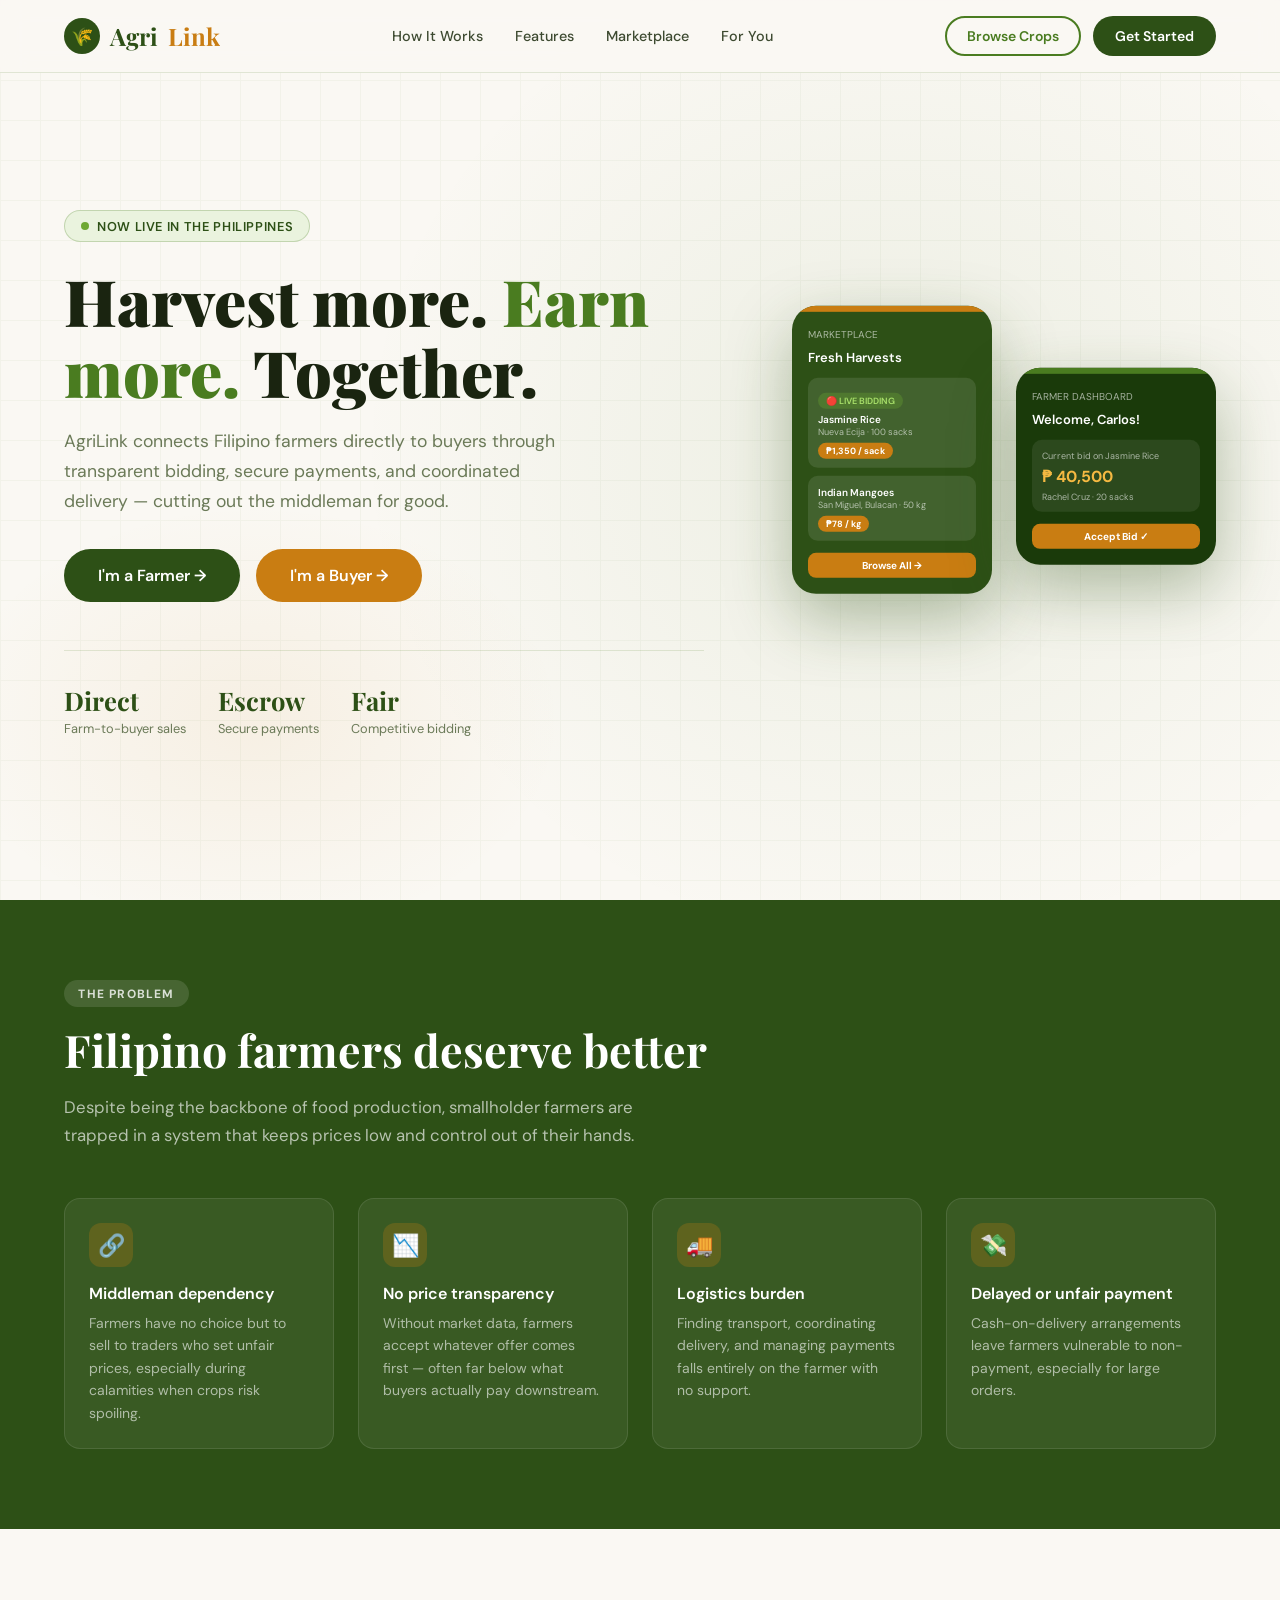
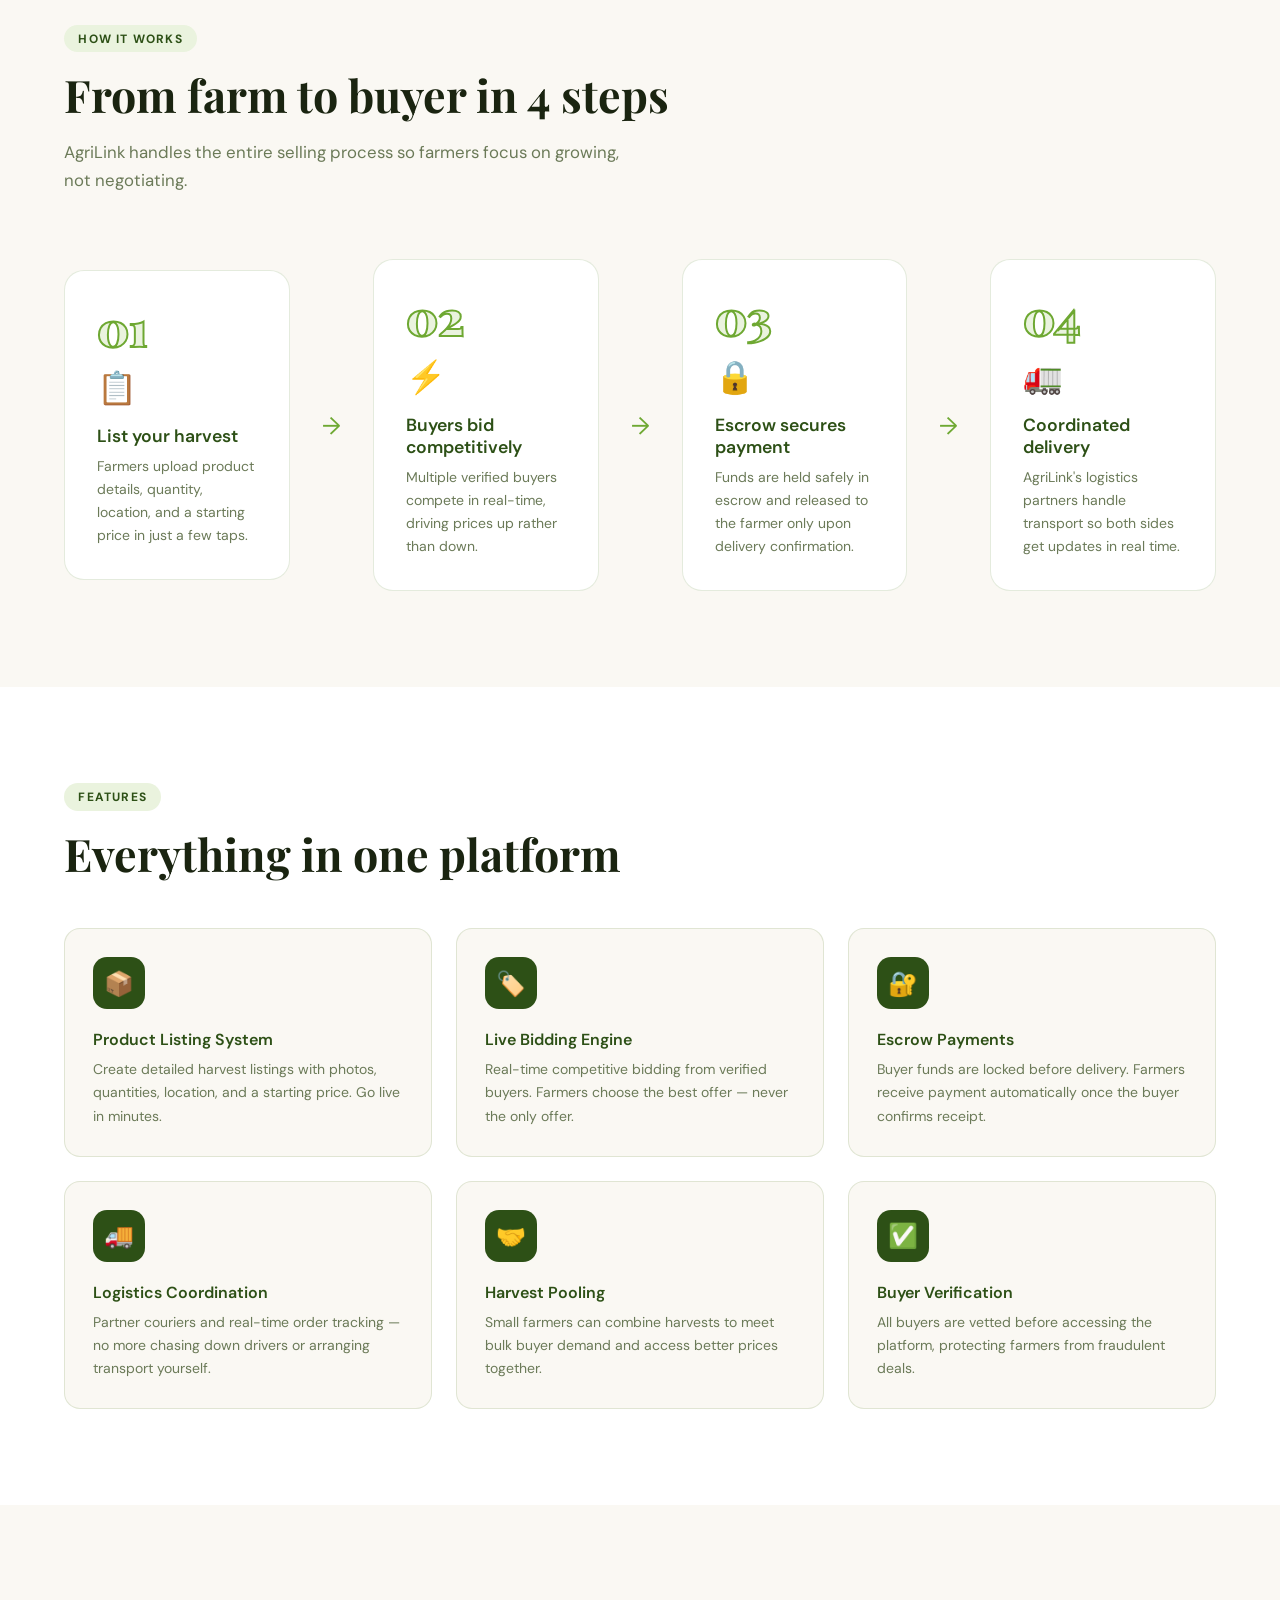
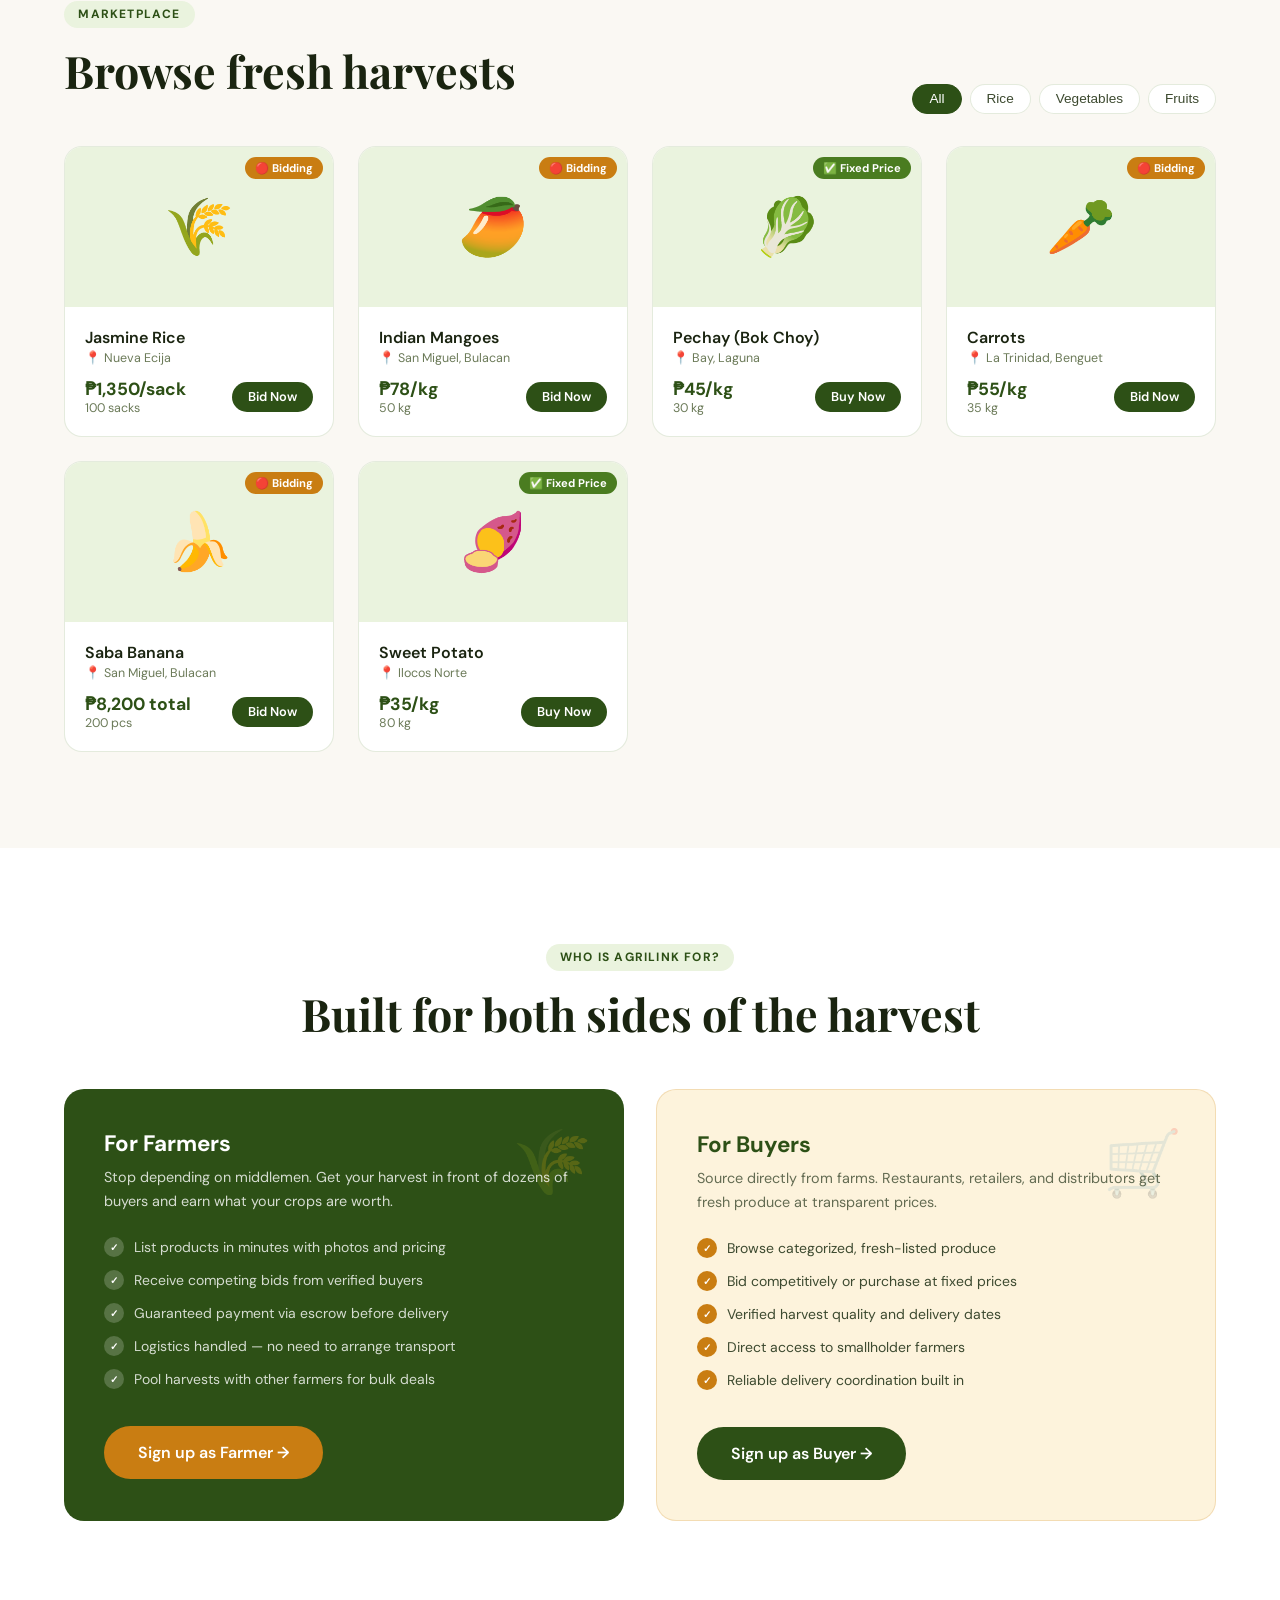
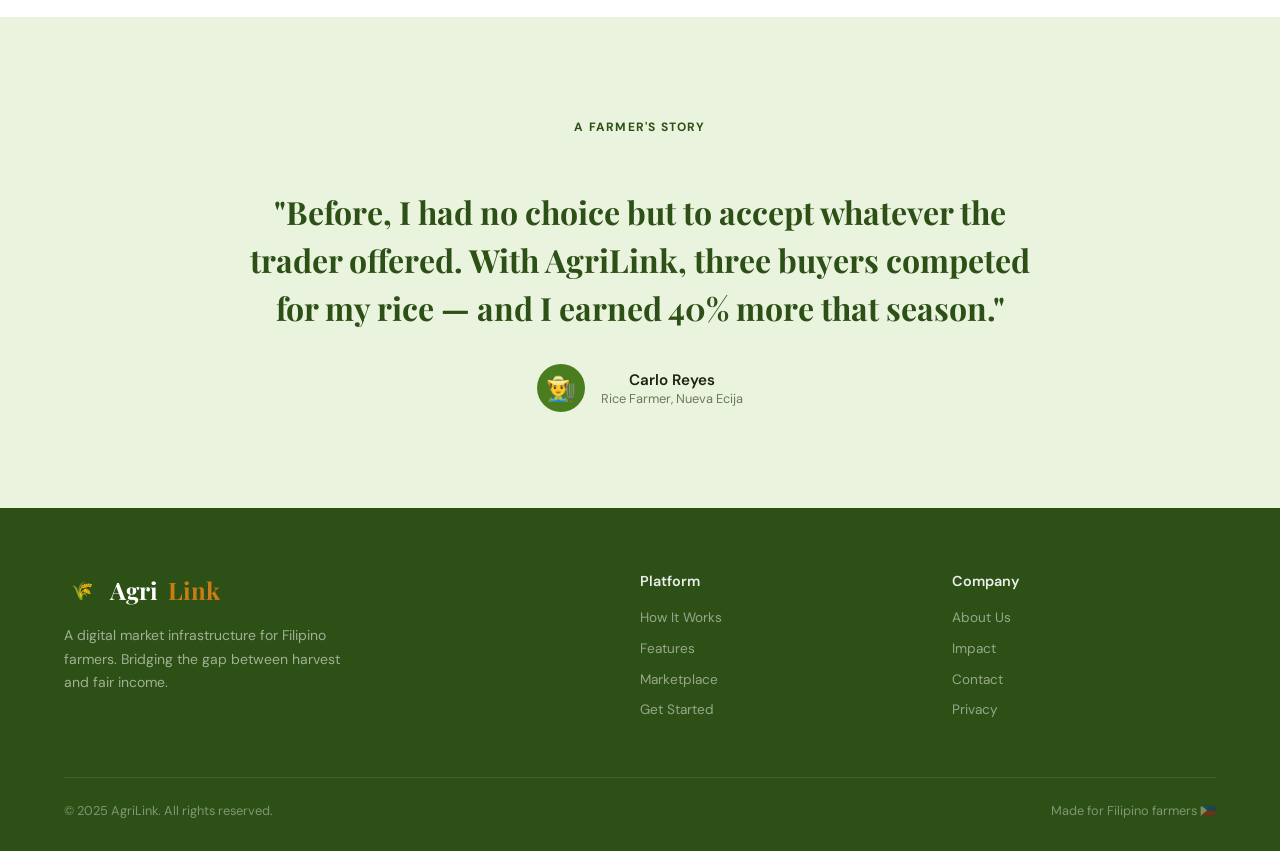
<file: index.html>
<!DOCTYPE html>
<html lang="en">
<head>
  <meta charset="UTF-8" />
  <meta name="viewport" content="width=device-width, initial-scale=1.0" />
  <title>AgriLink – Bridging Farmers and Buyers</title>
  <link href="https://fonts.googleapis.com/css2?family=Playfair+Display:wght@700;900&family=DM+Sans:wght@300;400;500;600&display=swap" rel="stylesheet" />
  <style>
    :root {
      --green-dark: #2d5016;
      --green-mid: #4a7c20;
      --green-light: #6ea832;
      --green-pale: #eaf3de;
      --amber: #c97d12;
      --amber-light: #f5b942;
      --amber-pale: #fdf3dc;
      --cream: #faf8f3;
      --text: #1a2410;
      --text-mid: #3d4a30;
      --text-muted: #6b7a58;
      --white: #ffffff;
      --border: rgba(74,124,32,0.15);
    }

    * { margin: 0; padding: 0; box-sizing: border-box; }
    html { scroll-behavior: smooth; }

    body {
      font-family: 'DM Sans', sans-serif;
      background: var(--cream);
      color: var(--text);
      overflow-x: hidden;
    }

    nav {
      position: fixed;
      top: 0; left: 0; right: 0;
      z-index: 100;
      display: flex;
      align-items: center;
      justify-content: space-between;
      padding: 1rem 5%;
      background: rgba(250,248,243,0.92);
      backdrop-filter: blur(12px);
      border-bottom: 1px solid var(--border);
    }

    .nav-logo {
      display: flex;
      align-items: center;
      gap: 10px;
      font-family: 'Playfair Display', serif;
      font-size: 1.5rem;
      font-weight: 700;
      color: var(--green-dark);
      text-decoration: none;
    }

    .nav-logo span { color: var(--amber); }

    .nav-logo-icon {
      width: 36px;
      height: 36px;
      background: var(--green-dark);
      border-radius: 50%;
      display: flex;
      align-items: center;
      justify-content: center;
      font-size: 18px;
    }

    .nav-links {
      display: flex;
      gap: 2rem;
      list-style: none;
    }

    .nav-links a {
      text-decoration: none;
      color: var(--text-mid);
      font-size: 0.9rem;
      font-weight: 500;
      transition: color 0.2s;
    }

    .nav-links a:hover { color: var(--green-mid); }

    .nav-cta {
      display: flex;
      gap: 0.75rem;
    }

    .btn {
      padding: 0.55rem 1.25rem;
      border-radius: 50px;
      font-family: 'DM Sans', sans-serif;
      font-size: 0.875rem;
      font-weight: 600;
      cursor: pointer;
      text-decoration: none;
      transition: all 0.2s;
      border: 2px solid transparent;
      display: inline-flex;
      align-items: center;
      gap: 6px;
    }

    .btn-outline {
      background: transparent;
      border-color: var(--green-mid);
      color: var(--green-mid);
    }

    .btn-outline:hover { background: var(--green-pale); }

    .btn-green {
      background: var(--green-dark);
      color: var(--white);
    }

    .btn-green:hover {
      background: var(--green-mid);
      transform: translateY(-1px);
    }

    .btn-amber {
      background: var(--amber);
      color: var(--white);
    }

    .btn-amber:hover {
      background: var(--amber-light);
      color: var(--text);
      transform: translateY(-1px);
    }

    .btn-lg {
      padding: 0.875rem 2rem;
      font-size: 1rem;
    }

    .hero {
      min-height: 100vh;
      display: flex;
      align-items: center;
      padding: 7rem 5% 4rem;
      position: relative;
      overflow: hidden;
    }

    .hero-bg {
      position: absolute;
      inset: 0;
      z-index: 0;
      background:
        radial-gradient(ellipse 60% 80% at 70% 50%, rgba(74,124,32,0.08) 0%, transparent 70%),
        radial-gradient(ellipse 40% 40% at 20% 80%, rgba(201,125,18,0.07) 0%, transparent 60%);
    }

    .hero-grid {
      position: absolute;
      inset: 0;
      z-index: 0;
      opacity: 0.04;
      background-image:
        linear-gradient(var(--green-mid) 1px, transparent 1px),
        linear-gradient(90deg, var(--green-mid) 1px, transparent 1px);
      background-size: 40px 40px;
    }

    .hero-content {
      position: relative;
      z-index: 1;
      max-width: 640px;
    }

    .hero-tag {
      display: inline-flex;
      align-items: center;
      gap: 8px;
      background: var(--green-pale);
      border: 1px solid rgba(74,124,32,0.25);
      color: var(--green-dark);
      padding: 0.4rem 1rem;
      border-radius: 50px;
      font-size: 0.8rem;
      font-weight: 600;
      letter-spacing: 0.05em;
      text-transform: uppercase;
      margin-bottom: 1.5rem;
    }

    .hero-tag-dot {
      width: 8px;
      height: 8px;
      border-radius: 50%;
      background: var(--green-light);
      animation: pulse 2s infinite;
    }

    @keyframes pulse {
      0%, 100% { opacity: 1; transform: scale(1); }
      50% { opacity: 0.5; transform: scale(1.3); }
    }

    .hero h1 {
      font-family: 'Playfair Display', serif;
      font-size: clamp(2.8rem, 5vw, 4.2rem);
      font-weight: 900;
      line-height: 1.1;
      color: var(--text);
      margin-bottom: 1.25rem;
    }

    .hero h1 em {
      font-style: normal;
      color: var(--green-mid);
      position: relative;
    }

    .hero h1 em::after {
      content: '';
      position: absolute;
      bottom: 2px;
      left: 0;
      right: 0;
      height: 3px;
      background: var(--amber-light);
      border-radius: 2px;
    }

    .hero p {
      font-size: 1.1rem;
      line-height: 1.7;
      color: var(--text-muted);
      margin-bottom: 2rem;
      max-width: 520px;
    }

    .hero-btns {
      display: flex;
      gap: 1rem;
      flex-wrap: wrap;
      margin-bottom: 3rem;
    }

    .hero-stats {
      display: flex;
      gap: 2rem;
      flex-wrap: wrap;
      padding-top: 2rem;
      border-top: 1px solid var(--border);
    }

    .hero-stat strong {
      display: block;
      font-size: 1.6rem;
      font-weight: 700;
      color: var(--green-dark);
      font-family: 'Playfair Display', serif;
    }

    .hero-stat span {
      font-size: 0.8rem;
      color: var(--text-muted);
    }

    .hero-visual {
      position: absolute;
      right: 5%;
      top: 50%;
      transform: translateY(-50%);
      z-index: 1;
      display: flex;
      gap: 1.5rem;
      align-items: flex-start;
    }

    .phone-mock {
      width: 200px;
      background: var(--green-dark);
      border-radius: 24px;
      overflow: hidden;
      box-shadow: 0 24px 64px rgba(45,80,22,0.35);
      transform: translateY(20px);
    }

    .phone-mock.float {
      transform: translateY(0);
      animation: float 4s ease-in-out infinite;
    }

    .phone-mock.float2 {
      transform: translateY(30px);
      animation: float 4s ease-in-out infinite 0.8s;
    }

    @keyframes float {
      0%, 100% { transform: translateY(0); }
      50% { transform: translateY(-12px); }
    }

    .phone-screen { padding: 1rem; }
    .phone-header { font-size: 10px; color: rgba(255,255,255,0.6); margin-bottom: 0.5rem; }
    .phone-title { font-size: 13px; color: white; font-weight: 600; margin-bottom: 0.75rem; }

    .phone-card {
      background: rgba(255,255,255,0.1);
      border-radius: 10px;
      padding: 0.6rem;
      margin-bottom: 0.5rem;
    }

    .phone-card-name { font-size: 10px; color: white; font-weight: 600; }
    .phone-card-sub { font-size: 9px; color: rgba(255,255,255,0.6); }

    .phone-price {
      background: var(--amber);
      color: white;
      font-size: 9px;
      font-weight: 700;
      padding: 2px 8px;
      border-radius: 50px;
      display: inline-block;
      margin-top: 4px;
    }

    .phone-btn {
      display: block;
      text-align: center;
      background: var(--amber);
      color: white;
      font-size: 10px;
      font-weight: 700;
      padding: 6px;
      border-radius: 8px;
      margin-top: 0.75rem;
    }

    .bid-badge {
      background: rgba(110,168,50,0.3);
      color: #a8e06a;
      font-size: 9px;
      font-weight: 600;
      padding: 2px 8px;
      border-radius: 50px;
      display: inline-block;
      margin-bottom: 4px;
    }

    section { padding: 6rem 5%; }

    .section-tag {
      display: inline-block;
      background: var(--green-pale);
      color: var(--green-dark);
      font-size: 0.75rem;
      font-weight: 700;
      letter-spacing: 0.1em;
      text-transform: uppercase;
      padding: 0.35rem 0.9rem;
      border-radius: 50px;
      margin-bottom: 1rem;
    }

    .section-title {
      font-family: 'Playfair Display', serif;
      font-size: clamp(2rem, 3.5vw, 2.8rem);
      font-weight: 700;
      line-height: 1.2;
      margin-bottom: 1rem;
      color: var(--text);
    }

    .section-sub {
      font-size: 1.05rem;
      color: var(--text-muted);
      line-height: 1.7;
      max-width: 560px;
    }

    .problem-band {
      background: var(--green-dark);
      padding: 5rem 5%;
      color: white;
    }

    .problem-inner {
      max-width: 1200px;
      margin: 0 auto;
    }

    .problem-band .section-tag {
      background: rgba(255,255,255,0.12);
      color: rgba(255,255,255,0.8);
    }

    .problem-band .section-title { color: white; }
    .problem-band .section-sub { color: rgba(255,255,255,0.65); max-width: 600px; }

    .problem-cards {
      display: grid;
      grid-template-columns: repeat(auto-fit, minmax(240px, 1fr));
      gap: 1.5rem;
      margin-top: 3rem;
    }

    .problem-card {
      background: rgba(255,255,255,0.06);
      border: 1px solid rgba(255,255,255,0.1);
      border-radius: 16px;
      padding: 1.5rem;
    }

    .problem-icon {
      width: 44px;
      height: 44px;
      border-radius: 12px;
      background: rgba(201,125,18,0.25);
      display: flex;
      align-items: center;
      justify-content: center;
      font-size: 22px;
      margin-bottom: 1rem;
    }

    .problem-card h3 {
      font-size: 1rem;
      font-weight: 600;
      margin-bottom: 0.5rem;
      color: white;
    }

    .problem-card p {
      font-size: 0.875rem;
      color: rgba(255,255,255,0.6);
      line-height: 1.6;
    }

    .how { background: var(--cream); }
    .how-inner,
    .features-inner,
    .marketplace-inner,
    .users-inner {
      max-width: 1200px;
      margin: 0 auto;
    }

    .how-header { margin-bottom: 4rem; }

    .steps {
      display: grid;
      grid-template-columns: repeat(auto-fit, minmax(260px, 1fr));
      gap: 2rem;
    }

    .step {
      position: relative;
      padding: 2rem;
      background: white;
      border-radius: 20px;
      border: 1px solid var(--border);
      transition: transform 0.2s, box-shadow 0.2s;
    }

    .step:hover {
      transform: translateY(-4px);
      box-shadow: 0 12px 40px rgba(45,80,22,0.12);
    }

    .step-num {
      font-family: 'Playfair Display', serif;
      font-size: 3rem;
      font-weight: 900;
      line-height: 1;
      color: var(--green-pale);
      margin-bottom: 1rem;
      -webkit-text-stroke: 2px var(--green-light);
    }

    .step-icon {
      font-size: 2rem;
      margin-bottom: 1rem;
    }

    .step h3 {
      font-size: 1.1rem;
      font-weight: 600;
      margin-bottom: 0.5rem;
      color: var(--green-dark);
    }

    .step p {
      font-size: 0.875rem;
      color: var(--text-muted);
      line-height: 1.65;
    }

    .step-arrow { display: none; }

    @media (min-width: 900px) {
      .steps {
        grid-template-columns: 1fr auto 1fr auto 1fr auto 1fr;
        align-items: center;
      }

      .step-arrow {
        display: flex;
        font-size: 1.5rem;
        color: var(--green-light);
        align-items: center;
      }
    }

    .features { background: white; }

    .features-grid {
      display: grid;
      grid-template-columns: repeat(auto-fit, minmax(280px, 1fr));
      gap: 1.5rem;
      margin-top: 3rem;
    }

    .feature-card {
      padding: 1.75rem;
      border-radius: 16px;
      border: 1px solid var(--border);
      background: var(--cream);
      transition: all 0.2s;
    }

    .feature-card:hover {
      border-color: var(--green-light);
      background: var(--green-pale);
    }

    .feature-icon-wrap {
      width: 52px;
      height: 52px;
      border-radius: 14px;
      background: var(--green-dark);
      display: flex;
      align-items: center;
      justify-content: center;
      font-size: 24px;
      margin-bottom: 1.25rem;
    }

    .feature-card h3 {
      font-size: 1rem;
      font-weight: 600;
      color: var(--green-dark);
      margin-bottom: 0.5rem;
    }

    .feature-card p {
      font-size: 0.875rem;
      color: var(--text-muted);
      line-height: 1.65;
    }

    .marketplace { background: var(--cream); }

    .market-header {
      display: flex;
      justify-content: space-between;
      align-items: flex-end;
      flex-wrap: wrap;
      gap: 1rem;
      margin-bottom: 2rem;
    }

    .filter-tabs {
      display: flex;
      gap: 0.5rem;
      flex-wrap: wrap;
    }

    .filter-tab {
      padding: 0.4rem 1rem;
      border-radius: 50px;
      font-size: 0.85rem;
      font-weight: 500;
      border: 1px solid var(--border);
      background: white;
      cursor: pointer;
      transition: all 0.2s;
      color: var(--text-mid);
    }

    .filter-tab.active,
    .filter-tab:hover {
      background: var(--green-dark);
      color: white;
      border-color: var(--green-dark);
    }

    .product-grid {
      display: grid;
      grid-template-columns: repeat(auto-fill, minmax(260px, 1fr));
      gap: 1.5rem;
    }

    .product-card {
      background: white;
      border-radius: 18px;
      border: 1px solid var(--border);
      overflow: hidden;
      transition: all 0.2s;
      cursor: pointer;
    }

    .product-card:hover {
      transform: translateY(-4px);
      box-shadow: 0 16px 40px rgba(45,80,22,0.12);
    }

    .product-img {
      height: 160px;
      background: var(--green-pale);
      display: flex;
      align-items: center;
      justify-content: center;
      font-size: 4rem;
      position: relative;
    }

    .product-badge {
      position: absolute;
      top: 10px;
      right: 10px;
      padding: 4px 10px;
      border-radius: 50px;
      font-size: 0.7rem;
      font-weight: 700;
    }

    .badge-bidding { background: var(--amber); color: white; }
    .badge-fixed { background: var(--green-mid); color: white; }

    .product-body { padding: 1.25rem; }

    .product-name {
      font-size: 1rem;
      font-weight: 600;
      color: var(--text);
      margin-bottom: 2px;
    }

    .product-loc {
      font-size: 0.78rem;
      color: var(--text-muted);
      margin-bottom: 0.75rem;
    }

    .product-footer {
      display: flex;
      justify-content: space-between;
      align-items: center;
    }

    .product-price {
      font-size: 1.1rem;
      font-weight: 700;
      color: var(--green-dark);
    }

    .product-qty {
      font-size: 0.78rem;
      color: var(--text-muted);
    }

    .bid-btn {
      padding: 0.4rem 1rem;
      background: var(--green-dark);
      color: white;
      border: none;
      border-radius: 50px;
      font-size: 0.8rem;
      font-weight: 600;
      cursor: pointer;
      transition: all 0.2s;
      font-family: 'DM Sans', sans-serif;
    }

    .bid-btn:hover { background: var(--green-mid); }

    .modal-overlay {
      display: none;
      position: fixed;
      inset: 0;
      z-index: 200;
      background: rgba(0,0,0,0.5);
      align-items: center;
      justify-content: center;
    }

    .modal-overlay.open { display: flex; }

    .modal {
      background: white;
      border-radius: 24px;
      padding: 2rem;
      width: 90%;
      max-width: 440px;
      max-height: 90vh;
      overflow-y: auto;
      animation: slideUp 0.25s ease;
    }

    @keyframes slideUp {
      from { transform: translateY(20px); opacity: 0; }
      to { transform: translateY(0); opacity: 1; }
    }

    .modal-head {
      display: flex;
      justify-content: space-between;
      align-items: center;
      margin-bottom: 1.5rem;
    }

    .modal-head h2 {
      font-size: 1.2rem;
      font-weight: 700;
      color: var(--green-dark);
    }

    .modal-close {
      width: 32px;
      height: 32px;
      border-radius: 50%;
      background: var(--green-pale);
      border: none;
      cursor: pointer;
      font-size: 1rem;
      display: flex;
      align-items: center;
      justify-content: center;
    }

    .modal-product-info {
      background: var(--cream);
      border-radius: 12px;
      padding: 1rem;
      margin-bottom: 1.5rem;
    }

    .modal-product-info .product-name { font-size: 1.1rem; }

    .bid-history h3 {
      font-size: 0.85rem;
      font-weight: 600;
      color: var(--text-muted);
      margin-bottom: 0.75rem;
      text-transform: uppercase;
      letter-spacing: 0.05em;
    }

    .bid-row {
      display: flex;
      justify-content: space-between;
      align-items: center;
      padding: 0.6rem 0;
      border-bottom: 1px solid var(--border);
      font-size: 0.9rem;
    }

    .bid-row:last-child { border-bottom: none; }
    .bid-row .bidder { font-weight: 500; color: var(--text); }
    .bid-row .bid-amount { font-weight: 700; color: var(--green-dark); }
    .bid-row .bid-time { font-size: 0.75rem; color: var(--text-muted); }

    .bid-input-row {
      display: flex;
      gap: 0.75rem;
      margin-top: 1.5rem;
    }

    .bid-input-row input {
      flex: 1;
      padding: 0.75rem 1rem;
      border: 1.5px solid var(--border);
      border-radius: 12px;
      font-size: 1rem;
      font-family: 'DM Sans', sans-serif;
      outline: none;
      color: var(--text);
    }

    .bid-input-row input:focus { border-color: var(--green-mid); }

    .users { background: white; }

    .user-split {
      display: grid;
      grid-template-columns: 1fr 1fr;
      gap: 2rem;
      margin-top: 3rem;
    }

    @media (max-width: 768px) {
      .user-split { grid-template-columns: 1fr; }
    }

    .user-panel {
      border-radius: 20px;
      padding: 2.5rem;
      position: relative;
      overflow: hidden;
    }

    .user-panel.farmer {
      background: var(--green-dark);
      color: white;
    }

    .user-panel.buyer {
      background: var(--amber-pale);
      border: 1px solid rgba(201,125,18,0.2);
    }

    .user-panel h3 {
      font-size: 1.4rem;
      font-weight: 700;
      margin-bottom: 0.5rem;
    }

    .user-panel.buyer h3 { color: var(--green-dark); }

    .user-panel p {
      font-size: 0.9rem;
      line-height: 1.65;
      opacity: 0.8;
      margin-bottom: 1.5rem;
    }

    .user-panel.buyer p { color: var(--text-mid); }

    .user-list { list-style: none; }

    .user-list li {
      display: flex;
      align-items: flex-start;
      gap: 10px;
      font-size: 0.875rem;
      margin-bottom: 0.75rem;
      line-height: 1.5;
    }

    .user-panel.farmer .user-list li { color: rgba(255,255,255,0.8); }
    .user-panel.buyer .user-list li { color: var(--text-mid); }

    .user-check {
      min-width: 20px;
      height: 20px;
      border-radius: 50%;
      display: flex;
      align-items: center;
      justify-content: center;
      font-size: 10px;
      font-weight: 700;
    }

    .farmer .user-check { background: rgba(255,255,255,0.2); color: white; }
    .buyer .user-check { background: var(--amber); color: white; }

    .panel-emoji {
      font-size: 4rem;
      position: absolute;
      right: 2rem;
      top: 2rem;
      opacity: 0.2;
    }

    .story { background: var(--green-pale); }

    .story-inner {
      max-width: 800px;
      margin: 0 auto;
      text-align: center;
    }

    .story-quote {
      font-family: 'Playfair Display', serif;
      font-size: clamp(1.4rem, 2.5vw, 2rem);
      font-weight: 700;
      line-height: 1.5;
      color: var(--green-dark);
      margin: 2rem 0;
    }

    .story-author {
      display: flex;
      align-items: center;
      gap: 1rem;
      justify-content: center;
      margin-top: 1.5rem;
    }

    .author-avatar {
      width: 48px;
      height: 48px;
      border-radius: 50%;
      background: var(--green-mid);
      display: flex;
      align-items: center;
      justify-content: center;
      font-size: 1.5rem;
    }

    .author-name {
      font-weight: 600;
      font-size: 0.95rem;
      color: var(--text);
    }

    .author-role {
      font-size: 0.8rem;
      color: var(--text-muted);
    }

    footer {
      background: var(--green-dark);
      color: white;
      padding: 4rem 5% 2rem;
    }

    .footer-top {
      display: grid;
      grid-template-columns: 2fr 1fr 1fr;
      gap: 3rem;
      margin-bottom: 3rem;
    }

    @media (max-width: 768px) {
      .footer-top { grid-template-columns: 1fr; }
    }

    .footer-brand .nav-logo {
      color: white;
      margin-bottom: 1rem;
    }

    .footer-brand p {
      font-size: 0.875rem;
      color: rgba(255,255,255,0.55);
      line-height: 1.65;
      max-width: 300px;
    }

    .footer-col h4 {
      font-size: 0.9rem;
      font-weight: 600;
      margin-bottom: 1rem;
      color: rgba(255,255,255,0.9);
    }

    .footer-col ul { list-style: none; }
    .footer-col ul li { margin-bottom: 0.6rem; }

    .footer-col ul li a {
      text-decoration: none;
      font-size: 0.85rem;
      color: rgba(255,255,255,0.5);
      transition: color 0.2s;
    }

    .footer-col ul li a:hover { color: var(--amber-light); }

    .footer-bottom {
      border-top: 1px solid rgba(255,255,255,0.1);
      padding-top: 1.5rem;
      display: flex;
      justify-content: space-between;
      align-items: center;
      flex-wrap: wrap;
      gap: 1rem;
      font-size: 0.8rem;
      color: rgba(255,255,255,0.4);
    }

    @media (max-width: 900px) {
      .hero-visual { display: none; }
      .nav-links { display: none; }
    }

    @media (max-width: 600px) {
      .hero { padding: 6rem 5% 3rem; }
      .hero-stats { gap: 1rem; }
      section { padding: 4rem 5%; }
    }

    .reveal {
      opacity: 0;
      transform: translateY(24px);
      transition: opacity 0.6s ease, transform 0.6s ease;
    }

    .reveal.visible {
      opacity: 1;
      transform: translateY(0);
    }
  </style>
</head>
<body>

  <nav>
    <a href="index.html" class="nav-logo">
      <div class="nav-logo-icon">🌾</div>
      Agri<span>Link</span>
    </a>

    <ul class="nav-links">
      <li><a href="#how">How It Works</a></li>
      <li><a href="#features">Features</a></li>
      <li><a href="#marketplace">Marketplace</a></li>
      <li><a href="#users">For You</a></li>
    </ul>

    <div class="nav-cta">
      <a href="buyer-marketplace.html" class="btn btn-outline">Browse Crops</a>
      <a href="auth.html" class="btn btn-green">Get Started</a>
    </div>
  </nav>

  <section class="hero" id="home">
    <div class="hero-bg"></div>
    <div class="hero-grid"></div>

    <div class="hero-content">
      <div class="hero-tag">
        <span class="hero-tag-dot"></span>
        Now live in the Philippines
      </div>

      <h1>Harvest more. <em>Earn more.</em> Together.</h1>

      <p>
        AgriLink connects Filipino farmers directly to buyers through transparent bidding,
        secure payments, and coordinated delivery — cutting out the middleman for good.
      </p>

      <div class="hero-btns">
        <a href="farmer-dashboard.html" class="btn btn-green btn-lg">I'm a Farmer →</a>
        <a href="buyer-marketplace.html" class="btn btn-amber btn-lg">I'm a Buyer →</a>
      </div>

      <div class="hero-stats">
        <div class="hero-stat">
          <strong>Direct</strong>
          <span>Farm-to-buyer sales</span>
        </div>
        <div class="hero-stat">
          <strong>Escrow</strong>
          <span>Secure payments</span>
        </div>
        <div class="hero-stat">
          <strong>Fair</strong>
          <span>Competitive bidding</span>
        </div>
      </div>
    </div>

    <div class="hero-visual">
      <div class="phone-mock float">
        <div style="background: var(--amber); height: 6px; border-radius: 0;"></div>
        <div class="phone-screen">
          <div class="phone-header">MARKETPLACE</div>
          <div class="phone-title">Fresh Harvests</div>
          <div class="phone-card">
            <div class="bid-badge">🔴 LIVE BIDDING</div>
            <div class="phone-card-name">Jasmine Rice</div>
            <div class="phone-card-sub">Nueva Ecija · 100 sacks</div>
            <div class="phone-price">₱1,350 / sack</div>
          </div>
          <div class="phone-card">
            <div class="phone-card-name">Indian Mangoes</div>
            <div class="phone-card-sub">San Miguel, Bulacan · 50 kg</div>
            <div class="phone-price">₱78 / kg</div>
          </div>
          <div class="phone-btn">Browse All →</div>
        </div>
      </div>

      <div class="phone-mock float2" style="margin-top: 2rem; background: #1a3a0a;">
        <div style="background: var(--green-mid); height: 6px;"></div>
        <div class="phone-screen">
          <div class="phone-header">FARMER DASHBOARD</div>
          <div class="phone-title">Welcome, Carlos!</div>
          <div class="phone-card" style="background: rgba(255,255,255,0.08);">
            <div class="phone-card-sub">Current bid on Jasmine Rice</div>
            <div style="font-size: 16px; color: var(--amber-light); font-weight: 700; margin: 4px 0;">₱ 40,500</div>
            <div class="phone-card-sub">Rachel Cruz · 20 sacks</div>
          </div>
          <div class="phone-btn" style="background: var(--amber);">Accept Bid ✓</div>
        </div>
      </div>
    </div>
  </section>

  <div class="problem-band" id="problem">
    <div class="problem-inner">
      <div class="reveal">
        <span class="section-tag">The Problem</span>
        <h2 class="section-title">Filipino farmers deserve better</h2>
        <p class="section-sub">
          Despite being the backbone of food production, smallholder farmers are trapped in a system
          that keeps prices low and control out of their hands.
        </p>
      </div>

      <div class="problem-cards reveal">
        <div class="problem-card">
          <div class="problem-icon">🔗</div>
          <h3>Middleman dependency</h3>
          <p>Farmers have no choice but to sell to traders who set unfair prices, especially during calamities when crops risk spoiling.</p>
        </div>
        <div class="problem-card">
          <div class="problem-icon">📉</div>
          <h3>No price transparency</h3>
          <p>Without market data, farmers accept whatever offer comes first — often far below what buyers actually pay downstream.</p>
        </div>
        <div class="problem-card">
          <div class="problem-icon">🚚</div>
          <h3>Logistics burden</h3>
          <p>Finding transport, coordinating delivery, and managing payments falls entirely on the farmer with no support.</p>
        </div>
        <div class="problem-card">
          <div class="problem-icon">💸</div>
          <h3>Delayed or unfair payment</h3>
          <p>Cash-on-delivery arrangements leave farmers vulnerable to non-payment, especially for large orders.</p>
        </div>
      </div>
    </div>
  </div>

  <section class="how" id="how">
    <div class="how-inner">
      <div class="how-header reveal">
        <span class="section-tag">How It Works</span>
        <h2 class="section-title">From farm to buyer in 4 steps</h2>
        <p class="section-sub">AgriLink handles the entire selling process so farmers focus on growing, not negotiating.</p>
      </div>

      <div class="steps">
        <div class="step reveal">
          <div class="step-num">01</div>
          <div class="step-icon">📋</div>
          <h3>List your harvest</h3>
          <p>Farmers upload product details, quantity, location, and a starting price in just a few taps.</p>
        </div>
        <div class="step-arrow reveal">→</div>
        <div class="step reveal">
          <div class="step-num">02</div>
          <div class="step-icon">⚡</div>
          <h3>Buyers bid competitively</h3>
          <p>Multiple verified buyers compete in real-time, driving prices up rather than down.</p>
        </div>
        <div class="step-arrow reveal">→</div>
        <div class="step reveal">
          <div class="step-num">03</div>
          <div class="step-icon">🔒</div>
          <h3>Escrow secures payment</h3>
          <p>Funds are held safely in escrow and released to the farmer only upon delivery confirmation.</p>
        </div>
        <div class="step-arrow reveal">→</div>
        <div class="step reveal">
          <div class="step-num">04</div>
          <div class="step-icon">🚛</div>
          <h3>Coordinated delivery</h3>
          <p>AgriLink's logistics partners handle transport so both sides get updates in real time.</p>
        </div>
      </div>
    </div>
  </section>

  <section class="features" id="features">
    <div class="features-inner">
      <div class="reveal">
        <span class="section-tag">Features</span>
        <h2 class="section-title">Everything in one platform</h2>
      </div>

      <div class="features-grid">
        <div class="feature-card reveal">
          <div class="feature-icon-wrap">📦</div>
          <h3>Product Listing System</h3>
          <p>Create detailed harvest listings with photos, quantities, location, and a starting price. Go live in minutes.</p>
        </div>
        <div class="feature-card reveal">
          <div class="feature-icon-wrap">🏷️</div>
          <h3>Live Bidding Engine</h3>
          <p>Real-time competitive bidding from verified buyers. Farmers choose the best offer — never the only offer.</p>
        </div>
        <div class="feature-card reveal">
          <div class="feature-icon-wrap">🔐</div>
          <h3>Escrow Payments</h3>
          <p>Buyer funds are locked before delivery. Farmers receive payment automatically once the buyer confirms receipt.</p>
        </div>
        <div class="feature-card reveal">
          <div class="feature-icon-wrap">🚚</div>
          <h3>Logistics Coordination</h3>
          <p>Partner couriers and real-time order tracking — no more chasing down drivers or arranging transport yourself.</p>
        </div>
        <div class="feature-card reveal">
          <div class="feature-icon-wrap">🤝</div>
          <h3>Harvest Pooling</h3>
          <p>Small farmers can combine harvests to meet bulk buyer demand and access better prices together.</p>
        </div>
        <div class="feature-card reveal">
          <div class="feature-icon-wrap">✅</div>
          <h3>Buyer Verification</h3>
          <p>All buyers are vetted before accessing the platform, protecting farmers from fraudulent deals.</p>
        </div>
      </div>
    </div>
  </section>

  <section class="marketplace" id="marketplace">
    <div class="marketplace-inner">
      <div class="market-header reveal">
        <div>
          <span class="section-tag">Marketplace</span>
          <h2 class="section-title">Browse fresh harvests</h2>
        </div>

        <div class="filter-tabs">
          <button class="filter-tab active" onclick="filterProducts('all', this)">All</button>
          <button class="filter-tab" onclick="filterProducts('rice', this)">Rice</button>
          <button class="filter-tab" onclick="filterProducts('vegetable', this)">Vegetables</button>
          <button class="filter-tab" onclick="filterProducts('fruit', this)">Fruits</button>
        </div>
      </div>

      <div class="product-grid" id="product-grid"></div>
    </div>
  </section>

  <div class="modal-overlay" id="bid-modal">
    <div class="modal">
      <div class="modal-head">
        <h2>Place a Bid</h2>
        <button class="modal-close" onclick="closeBidModal()">✕</button>
      </div>

      <div class="modal-product-info" id="modal-product-info"></div>

      <div class="bid-history">
        <h3>Current Bids</h3>
        <div id="bid-list"></div>
      </div>

      <div class="bid-input-row">
        <input type="number" id="bid-amount" placeholder="Your bid (₱)" min="0" />
        <button class="btn btn-green" onclick="placeBid()" style="border-radius:12px; padding: 0.75rem 1.25rem;">Bid</button>
      </div>

      <p id="bid-msg" style="font-size: 0.8rem; color: var(--green-mid); margin-top: 0.75rem; min-height: 1.2em;"></p>
    </div>
  </div>

  <section class="users" id="users">
    <div class="users-inner">
      <div class="reveal" style="text-align: center; margin-bottom: 1rem;">
        <span class="section-tag">Who is AgriLink for?</span>
        <h2 class="section-title">Built for both sides of the harvest</h2>
      </div>

      <div class="user-split">
        <div class="user-panel farmer reveal">
          <div class="panel-emoji">🌾</div>
          <h3>For Farmers</h3>
          <p>Stop depending on middlemen. Get your harvest in front of dozens of buyers and earn what your crops are worth.</p>
          <ul class="user-list">
            <li><span class="user-check">✓</span> List products in minutes with photos and pricing</li>
            <li><span class="user-check">✓</span> Receive competing bids from verified buyers</li>
            <li><span class="user-check">✓</span> Guaranteed payment via escrow before delivery</li>
            <li><span class="user-check">✓</span> Logistics handled — no need to arrange transport</li>
            <li><span class="user-check">✓</span> Pool harvests with other farmers for bulk deals</li>
          </ul>
          <a href="auth.html" class="btn btn-amber btn-lg" style="margin-top: 1.5rem;">Sign up as Farmer →</a>
        </div>

        <div class="user-panel buyer reveal">
          <div class="panel-emoji">🛒</div>
          <h3>For Buyers</h3>
          <p>Source directly from farms. Restaurants, retailers, and distributors get fresh produce at transparent prices.</p>
          <ul class="user-list">
            <li><span class="user-check">✓</span> Browse categorized, fresh-listed produce</li>
            <li><span class="user-check">✓</span> Bid competitively or purchase at fixed prices</li>
            <li><span class="user-check">✓</span> Verified harvest quality and delivery dates</li>
            <li><span class="user-check">✓</span> Direct access to smallholder farmers</li>
            <li><span class="user-check">✓</span> Reliable delivery coordination built in</li>
          </ul>
          <a href="auth.html" class="btn btn-green btn-lg" style="margin-top: 1.5rem;">Sign up as Buyer →</a>
        </div>
      </div>
    </div>
  </section>

  <section class="story">
    <div class="story-inner reveal">
      <span class="section-tag">A Farmer's Story</span>
      <p class="story-quote">
        "Before, I had no choice but to accept whatever the trader offered.
        With AgriLink, three buyers competed for my rice — and I earned 40% more that season."
      </p>

      <div class="story-author">
        <div class="author-avatar">👨‍🌾</div>
        <div>
          <div class="author-name">Carlo Reyes</div>
          <div class="author-role">Rice Farmer, Nueva Ecija</div>
        </div>
      </div>
    </div>
  </section>

  <footer>
    <div class="footer-top">
      <div class="footer-brand">
        <a href="index.html" class="nav-logo">
          <div class="nav-logo-icon">🌾</div>
          Agri<span>Link</span>
        </a>
        <p style="margin-top: 1rem;">A digital market infrastructure for Filipino farmers. Bridging the gap between harvest and fair income.</p>
      </div>

      <div class="footer-col">
        <h4>Platform</h4>
        <ul>
          <li><a href="#how">How It Works</a></li>
          <li><a href="#features">Features</a></li>
          <li><a href="#marketplace">Marketplace</a></li>
          <li><a href="auth.html">Get Started</a></li>
        </ul>
      </div>

      <div class="footer-col">
        <h4>Company</h4>
        <ul>
          <li><a href="index.html">About Us</a></li>
          <li><a href="index.html">Impact</a></li>
          <li><a href="auth.html">Contact</a></li>
          <li><a href="index.html">Privacy</a></li>
        </ul>
      </div>
    </div>

    <div class="footer-bottom">
      <span>© 2025 AgriLink. All rights reserved.</span>
      <span>Made for Filipino farmers 🇵🇭</span>
    </div>
  </footer>

  <script>
    const products = [
      {
        id: 1,
        name: 'Jasmine Rice',
        location: 'Nueva Ecija',
        qty: '100 sacks',
        price: '₱1,350/sack',
        emoji: '🌾',
        type: 'rice',
        bidding: true,
        startBid: 40500,
        bids: [
          { name: 'Rachel Cruz', amount: 40500, time: '10 min ago' },
          { name: 'Juan Santos', amount: 38000, time: '25 min ago' }
        ]
      },
      {
        id: 2,
        name: 'Indian Mangoes',
        location: 'San Miguel, Bulacan',
        qty: '50 kg',
        price: '₱78/kg',
        emoji: '🥭',
        type: 'fruit',
        bidding: true,
        startBid: 3900,
        bids: [
          { name: 'Mary Lim', amount: 4200, time: '5 min ago' },
          { name: 'Felix Go', amount: 3900, time: '30 min ago' }
        ]
      },
      {
        id: 3,
        name: 'Pechay (Bok Choy)',
        location: 'Bay, Laguna',
        qty: '30 kg',
        price: '₱45/kg',
        emoji: '🥬',
        type: 'vegetable',
        bidding: false,
        startBid: 1350,
        bids: [
          { name: 'Tita Reyes', amount: 1350, time: '1 hr ago' }
        ]
      },
      {
        id: 4,
        name: 'Carrots',
        location: 'La Trinidad, Benguet',
        qty: '35 kg',
        price: '₱55/kg',
        emoji: '🥕',
        type: 'vegetable',
        bidding: true,
        startBid: 1925,
        bids: [
          { name: 'Globe Mart', amount: 2100, time: '15 min ago' },
          { name: 'FreshBox PH', amount: 1925, time: '45 min ago' }
        ]
      },
      {
        id: 5,
        name: 'Saba Banana',
        location: 'San Miguel, Bulacan',
        qty: '200 pcs',
        price: '₱8,200 total',
        emoji: '🍌',
        type: 'fruit',
        bidding: true,
        startBid: 8200,
        bids: [
          { name: 'Rico Dela Cruz', amount: 8200, time: '2 min ago' }
        ]
      },
      {
        id: 6,
        name: 'Sweet Potato',
        location: 'Ilocos Norte',
        qty: '80 kg',
        price: '₱35/kg',
        emoji: '🍠',
        type: 'vegetable',
        bidding: false,
        startBid: 2800,
        bids: [
          { name: 'Provincial Market', amount: 2800, time: '2 hrs ago' }
        ]
      }
    ];

    let activeFilter = 'all';
    let activeProduct = null;

    function renderProducts(filter) {
      const grid = document.getElementById('product-grid');
      const filtered = filter === 'all' ? products : products.filter(p => p.type === filter);

      grid.innerHTML = filtered.map(p => `
        <div class="product-card" onclick="openBidModal(${p.id})">
          <div class="product-img">
            <span style="font-size: 3.5rem;">${p.emoji}</span>
            <span class="product-badge ${p.bidding ? 'badge-bidding' : 'badge-fixed'}">
              ${p.bidding ? '🔴 Bidding' : '✅ Fixed Price'}
            </span>
          </div>
          <div class="product-body">
            <div class="product-name">${p.name}</div>
            <div class="product-loc">📍 ${p.location}</div>
            <div class="product-footer">
              <div>
                <div class="product-price">${p.price}</div>
                <div class="product-qty">${p.qty}</div>
              </div>
              <button class="bid-btn">${p.bidding ? 'Bid Now' : 'Buy Now'}</button>
            </div>
          </div>
        </div>
      `).join('');
    }

    function filterProducts(type, el) {
      document.querySelectorAll('.filter-tab').forEach(t => t.classList.remove('active'));
      el.classList.add('active');
      activeFilter = type;
      renderProducts(type);
    }

    function openBidModal(id) {
      activeProduct = products.find(p => p.id === id);
      const info = document.getElementById('modal-product-info');

      info.innerHTML = `
        <div style="display:flex; align-items:center; gap:12px;">
          <span style="font-size: 2.5rem;">${activeProduct.emoji}</span>
          <div>
            <div class="product-name">${activeProduct.name}</div>
            <div class="product-loc" style="font-size:0.82rem;color:var(--text-muted);">
              📍 ${activeProduct.location} · ${activeProduct.qty}
            </div>
            <div style="font-size:1rem;font-weight:700;color:var(--green-dark);margin-top:4px;">
              ${activeProduct.price}
            </div>
          </div>
        </div>
      `;

      renderBids();
      document.getElementById('bid-amount').value = '';
      document.getElementById('bid-msg').textContent = '';
      document.getElementById('bid-modal').classList.add('open');
    }

    function renderBids() {
      const list = document.getElementById('bid-list');

      list.innerHTML = activeProduct.bids.map((b, i) => `
        <div class="bid-row" style="${i === 0 ? 'background:var(--green-pale);border-radius:8px;padding:0.6rem 0.5rem;' : ''}">
          <span class="bidder">${i === 0 ? '🥇 ' : ''}${b.name}</span>
          <span class="bid-amount">₱${b.amount.toLocaleString()}</span>
          <span class="bid-time">${b.time}</span>
        </div>
      `).join('');
    }

    function placeBid() {
      const val = parseFloat(document.getElementById('bid-amount').value);
      const msg = document.getElementById('bid-msg');
      const topBid = activeProduct.bids[0].amount;

      if (!val || isNaN(val)) {
        msg.textContent = 'Please enter a bid amount.';
        msg.style.color = '#c00';
        return;
      }

      if (val <= topBid) {
        msg.textContent = `Bid must exceed the current top bid of ₱${topBid.toLocaleString()}.`;
        msg.style.color = '#c00';
        return;
      }

      activeProduct.bids.unshift({
        name: 'You',
        amount: val,
        time: 'Just now'
      });

      renderBids();
      msg.style.color = 'var(--green-mid)';
      msg.textContent = `✅ Bid of ₱${val.toLocaleString()} placed successfully!`;
      document.getElementById('bid-amount').value = '';
      renderProducts(activeFilter);
    }

    function closeBidModal() {
      document.getElementById('bid-modal').classList.remove('open');
    }

    document.getElementById('bid-modal').addEventListener('click', function (e) {
      if (e.target === this) closeBidModal();
    });

    const observer = new IntersectionObserver(entries => {
      entries.forEach(entry => {
        if (entry.isIntersecting) entry.target.classList.add('visible');
      });
    }, { threshold: 0.1 });

    document.querySelectorAll('.reveal').forEach(el => observer.observe(el));

    renderProducts('all');
  </script>
</body>
</html>
</file>
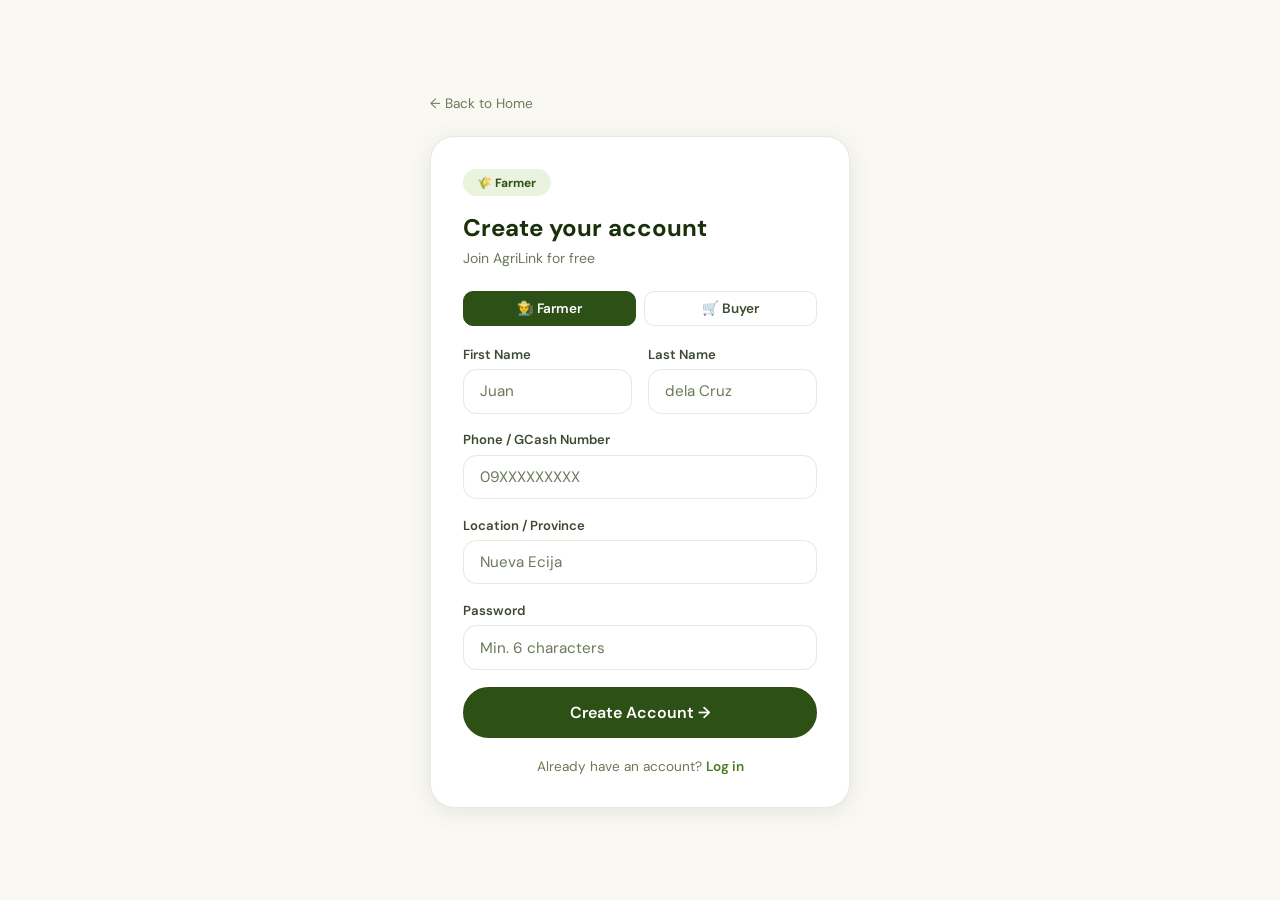
<file: auth.html>
<!DOCTYPE html>
<html lang="en">
<head>
<meta charset="UTF-8"><meta name="viewport" content="width=device-width, initial-scale=1.0">
<title>AgriLink – Sign In</title>
<link rel="stylesheet" href="css/style.css">
<style>
body{display:flex;align-items:center;justify-content:center;min-height:100vh;padding:2rem;background:var(--bg);}
.auth-wrap{width:100%;max-width:420px;}
.back-link{display:inline-flex;align-items:center;gap:6px;color:var(--textd);font-size:.85rem;margin-bottom:1.5rem;cursor:pointer;}
.back-link:hover{color:var(--g600);}
.auth-card{background:var(--white);border:1px solid var(--border);border-radius:24px;padding:2rem;box-shadow:var(--shadow);}
.auth-tag{display:inline-flex;align-items:center;gap:6px;background:var(--g50);color:var(--g800);font-size:.75rem;font-weight:700;padding:.35rem .9rem;border-radius:50px;margin-bottom:1rem;}
.auth-title{font-size:1.5rem;font-weight:700;margin-bottom:.35rem;color:var(--g900);}
.auth-sub{font-size:.875rem;color:var(--textd);margin-bottom:1.5rem;}
.auth-switch{text-align:center;margin-top:1.25rem;font-size:.85rem;color:var(--textd);}
.auth-switch a{color:var(--g600);font-weight:600;}
.role-toggle{display:flex;gap:.5rem;margin-bottom:1.25rem;}
.rtab{flex:1;padding:.5rem;border-radius:10px;font-size:.85rem;font-weight:600;border:1.5px solid var(--border);background:var(--white);cursor:pointer;transition:all .15s;color:var(--textm);text-align:center;}
.rtab.active{background:var(--g800);color:#fff;border-color:var(--g800);}
</style>
</head>
<body>
<script src="js/db.js"></script>
<div class="auth-wrap">
  <a href="index.html" class="back-link">← Back to Home</a>
  <div class="auth-card">
    <div id="auth-tag" class="auth-tag">🌾 Farmer</div>
    <div id="auth-title" class="auth-title">Create your account</div>
    <div id="auth-sub" class="auth-sub">Join AgriLink and start earning more</div>
    <div id="auth-form"></div>
    <div id="auth-switch" class="auth-switch"></div>
  </div>
</div>

<div class="toast" id="toast"></div>

<script>
const params=new URLSearchParams(location.search);
let role=params.get('role')||'farmer';
let mode=params.get('mode')||'register';

function render(){
  const isReg=mode==='register';
  document.getElementById('auth-tag').textContent=role==='farmer'?'🌾 Farmer':'🛒 Buyer';
  document.getElementById('auth-title').textContent=isReg?'Create your account':'Welcome back';
  document.getElementById('auth-sub').textContent=isReg?'Join AgriLink for free':'Sign in to continue';

  document.getElementById('auth-form').innerHTML=isReg?`
    <div class="role-toggle">
      <div class="rtab ${role==='farmer'?'active':''}" onclick="role='farmer';render()">👨‍🌾 Farmer</div>
      <div class="rtab ${role==='buyer'?'active':''}" onclick="role='buyer';render()">🛒 Buyer</div>
    </div>
    <div class="form-row">
      <div class="form-group"><label class="form-label">First Name</label><input id="a-fname" class="form-input" placeholder="Juan"></div>
      <div class="form-group"><label class="form-label">Last Name</label><input id="a-lname" class="form-input" placeholder="dela Cruz"></div>
    </div>
    <div class="form-group"><label class="form-label">Phone / GCash Number</label><input id="a-phone" class="form-input" placeholder="09XXXXXXXXX" maxlength="11"></div>
    <div class="form-group"><label class="form-label">Location / Province</label><input id="a-loc" class="form-input" placeholder="Nueva Ecija"></div>
    <div class="form-group"><label class="form-label">Password</label><input id="a-pass" type="password" class="form-input" placeholder="Min. 6 characters"></div>
    <button class="btn btn-green btn-block btn-lg" onclick="doRegister()">Create Account →</button>
  `:`
    <div class="form-group"><label class="form-label">Phone Number</label><input id="a-phone" class="form-input" placeholder="09XXXXXXXXX" maxlength="11"></div>
    <div class="form-group"><label class="form-label">Password</label><input id="a-pass" type="password" class="form-input" placeholder="Password"></div>
    <button class="btn btn-green btn-block btn-lg" onclick="doLogin()">Log In →</button>
    <p style="text-align:center;font-size:.8rem;color:var(--textd);margin-top:.75rem;">Demo: 09171234567 (farmer) or 09281234567 (buyer) · password: demo123</p>
  `;

  document.getElementById('auth-switch').innerHTML=isReg
    ?`Already have an account? <a href="auth.html?mode=login">Log in</a>`
    :`Don't have an account? <a href="auth.html?role=${role}&mode=register">Sign up</a>`;
}

function doRegister(){
  const fname=document.getElementById('a-fname')?.value.trim();
  const lname=document.getElementById('a-lname')?.value.trim();
  const phone=document.getElementById('a-phone').value.trim();
  const loc=document.getElementById('a-loc')?.value.trim();
  const pass=document.getElementById('a-pass').value;
  if(!fname||!lname||!phone||!pass){toast('Please fill in all fields.',true);return;}
  if(pass.length<6){toast('Password must be at least 6 characters.',true);return;}
  if(DB.users().find(u=>u.phone===phone)){toast('Phone number already registered.',true);return;}
  const user={id:uid(),name:fname+' '+lname,phone,location:loc||'Philippines',role,password:pass,gcash:phone,created_at:Date.now()};
  DB.addUser(user);DB.setCurrentUser(user);
  toast('Welcome, '+fname+'! 🎉');
  setTimeout(()=>window.location.href=role==='farmer'?'farmer-dashboard.html':'buyer-marketplace.html',600);
}

function doLogin(){
  const phone=document.getElementById('a-phone').value.trim();
  const pass=document.getElementById('a-pass').value;
  const user=DB.users().find(u=>u.phone===phone&&u.password===pass);
  if(!user){toast('Wrong phone number or password.',true);return;}
  DB.setCurrentUser(user);
  toast('Welcome back, '+user.name.split(' ')[0]+'!');
  setTimeout(()=>window.location.href=user.role==='farmer'?'farmer-dashboard.html':'buyer-marketplace.html',600);
}

seedDemo();
render();
</script>
</body>
</html>
</file>
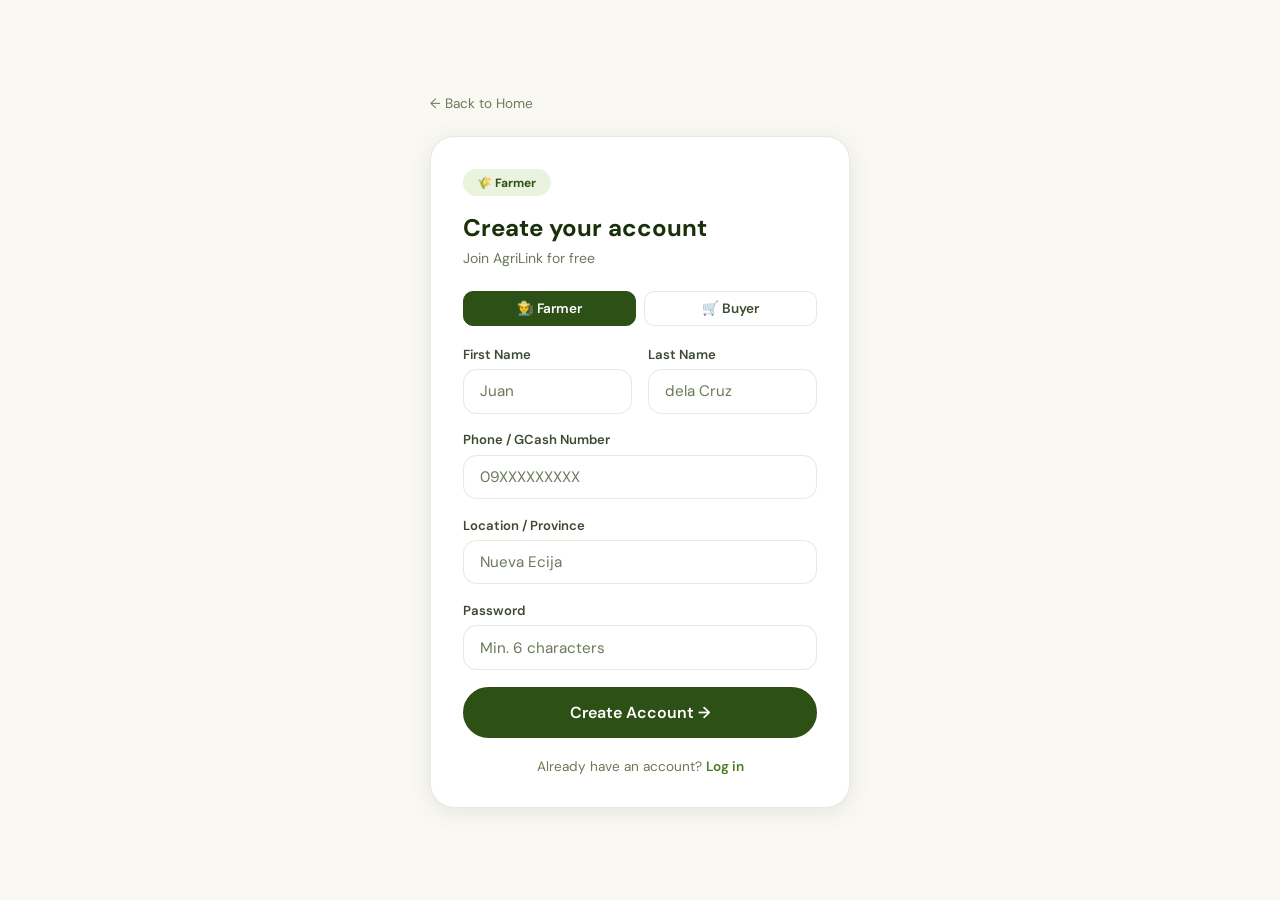
<file: buyer-bids.html>
<!DOCTYPE html>
<html lang="en">
<head>
<meta charset="UTF-8"><meta name="viewport" content="width=device-width, initial-scale=1.0">
<title>AgriLink – My Bids</title>
<link rel="stylesheet" href="css/style.css">
</head>
<body>
<script src="js/db.js"></script>
<div class="toast" id="toast"></div>
<div class="overlay" id="overlay-gcash"><div class="modal" id="modal-gcash"></div></div>

<script>
const u=requireAuth('buyer');
if(u){
  renderTopbar();
  const myBids=DB.bids().filter(b=>b.buyer_id===u.id).sort((a,b)=>b.created_at-a.created_at);
  document.body.insertAdjacentHTML('beforeend',`
  <div class="dash-layout">
    ${renderSidebar('bids')}
    <div class="dash-content">
      <div class="page-title">My Bids</div>
      <div class="page-sub">All bids you have placed (${myBids.length} bids)</div>
      ${myBids.length===0
        ?`<div class="card"><div class="empty"><div class="empty-ico">⚡</div><h3>No bids yet</h3><p>Go to the Marketplace and start bidding on fresh harvests!</p><br><a href="buyer-marketplace.html" class="btn btn-green">Browse Marketplace</a></div></div>`
        :`<div style="display:flex;flex-direction:column;gap:.75rem;">
          ${myBids.map(b=>{
            const prod=DB.products().find(p=>p.id===b.product_id)||{};
            const allBids=DB.bids().filter(x=>x.product_id===b.product_id).sort((a,c)=>c.amount-a.amount);
            const topBid=allBids[0];
            const isTop=topBid&&topBid.id===b.id;
            const wonOrder=DB.orders().find(o=>o.bid_id===b.id);
            const isPaid=wonOrder&&wonOrder.gcash_status!=='pending';
            return`<div class="card card-sm flex fac fjb gap2" style="flex-wrap:wrap;">
              <div class="flex fac gap1">
                <div class="thumb-sm">${prod.photo?`<img src="${prod.photo}">`:(prod.emoji||'📦')}</div>
                <div>
                  <div class="bold">${prod.name||'Unknown Product'}</div>
                  <div class="text-muted">📍 ${prod.location||''} · ${timeAgo(b.created_at)}</div>
                  <div class="text-muted">${prod.quantity||''} ${prod.unit||''}</div>
                </div>
              </div>
              <div class="text-center">
                <div class="bold" style="font-size:1.15rem;">${fmtMoney(b.amount)}</div>
                <div class="text-muted">your bid</div>
              </div>
              <div class="flex fac gap1" style="flex-wrap:wrap;">
                ${wonOrder
                  ? isPaid
                    ? `<span class="badge badge-green">✅ Paid</span>`
                    : `<span class="badge badge-amber">🏆 Won!</span><button class="btn btn-amber btn-sm" onclick="openGCash('${wonOrder.id}')">💙 Pay GCash</button>`
                  : isTop
                    ? `<span class="badge badge-blue">🥇 Top Bid</span>`
                    : `<span class="badge badge-gray">Outbid</span><a href="buyer-marketplace.html" class="btn btn-outline btn-sm">Raise Bid</a>`}
              </div>
            </div>`;
          }).join('')}
        </div>`}
    </div>
  </div>`);
}
</script>
</body>
</html>
</file>
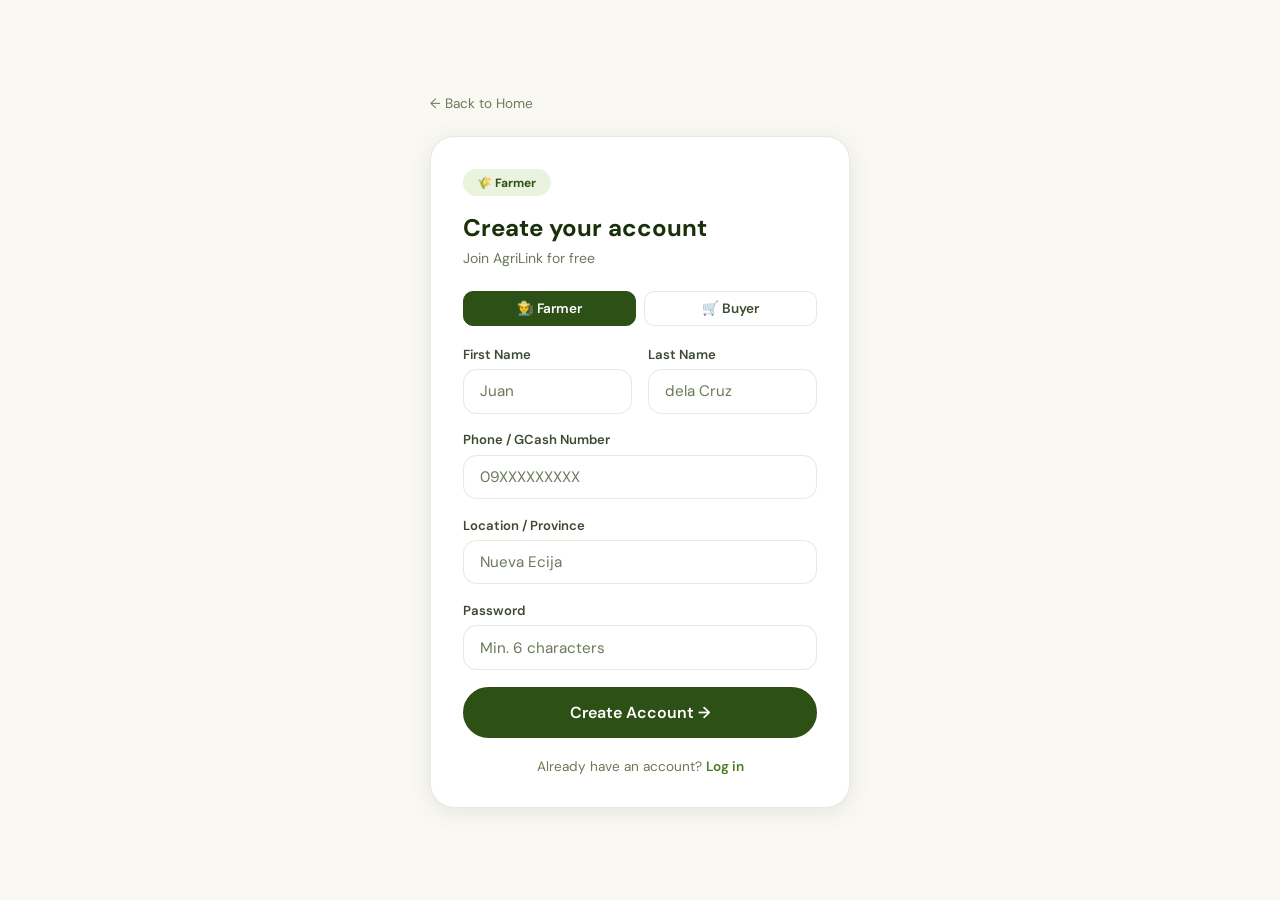
<file: buyer-marketplace.html>
<!DOCTYPE html>
<html lang="en">
<head>
<meta charset="UTF-8"><meta name="viewport" content="width=device-width, initial-scale=1.0">
<title>AgriLink – Marketplace</title>
<link rel="stylesheet" href="css/style.css">
</head>
<body>
<script src="js/db.js"></script>
<div class="toast" id="toast"></div>
<div class="overlay" id="overlay-bid"><div class="modal" id="modal-bid"></div></div>

<script>
const u=requireAuth('buyer');
let filter='all', search='';

if(u){
  renderTopbar();
  document.body.insertAdjacentHTML('beforeend',`
  <div class="dash-layout">
    ${renderSidebar('marketplace')}
    <div class="dash-content" id="market-content"></div>
  </div>`);
  renderPage();
}

function renderPage(){
  let prods=DB.products().filter(p=>p.status==='active');
  if(filter!=='all')prods=prods.filter(p=>p.category===filter);
  if(search)prods=prods.filter(p=>p.name.toLowerCase().includes(search.toLowerCase())||p.location.toLowerCase().includes(search.toLowerCase()));

  document.getElementById('market-content').innerHTML=`
    <div class="page-title">Marketplace</div>
    <div class="page-sub">Browse ${DB.products().filter(p=>p.status==='active').length} fresh harvests from Filipino farmers</div>
    <div class="search-wrap"><span class="search-ico">🔍</span><input class="form-input" id="search-input" placeholder="Search crops or location..." value="${search}" oninput="search=this.value;renderPage()" style="padding-left:2.5rem;"></div>
    <div class="filter-bar">
      ${[['all','All'],['rice','🌾 Rice'],['vegetable','🥬 Vegetables'],['fruit','🍑 Fruits']].map(([k,l])=>`<div class="ftab ${filter===k?'active':''}" onclick="filter='${k}';renderPage()">${l}</div>`).join('')}
    </div>
    ${prods.length===0?`<div class="empty"><div class="empty-ico">🌿</div><h3>No listings found</h3><p>Try a different search or filter.</p></div>`:''}
    <div class="prod-grid">${prods.map(p=>{
      const tb=getTopBid(p.id);
      const myBid=DB.bids().find(b=>b.product_id===p.id&&b.buyer_id===u.id);
      return`<div class="prod-card" onclick="openBidModal('${p.id}')">
        <div class="prod-thumb">${p.photo?`<img src="${p.photo}">`:`<span>${p.emoji||'📦'}</span>`}
          <span style="position:absolute;top:8px;right:8px;" class="badge badge-amber">⚡ ${getBidCount(p.id)} bids</span>
          ${myBid?`<span style="position:absolute;top:8px;left:8px;" class="badge badge-blue">Your bid</span>`:''}
        </div>
        <div class="prod-body">
          <div class="prod-name">${p.name}</div>
          <div class="prod-loc">📍 ${p.location} · by ${p.farmer_name}</div>
          <div class="prod-footer mt1">
            <div>
              <div class="prod-price">${tb?fmtMoney(tb.amount)+' top':fmtMoney(p.starting_price)+' start'}</div>
              <div class="prod-qty">${p.quantity} ${p.unit}</div>
            </div>
            <button class="btn ${myBid?'btn-outline':'btn-green'} btn-sm">${myBid?'🔄 Update':'⚡ Bid'}</button>
          </div>
        </div>
      </div>`;
    }).join('')}
    </div>`;
}

function openBidModal(pid){
  const prod=DB.products().find(p=>p.id===pid);if(!prod)return;
  const bids=DB.bids().filter(b=>b.product_id===pid).sort((a,b)=>b.amount-a.amount);
  const myBid=bids.find(b=>b.buyer_id===u.id);
  const topBid=bids[0];
  const minBid=(topBid?topBid.amount:prod.starting_price)+1;

  document.getElementById('modal-bid').innerHTML=`
    <div class="modal-head">
      <h2>${prod.name}</h2>
      <button class="modal-close" onclick="closeModal('overlay-bid')">✕</button>
    </div>
    <div class="modal-body">
      <div class="card card-sm mb1 flex fac gap1" style="background:var(--g50);">
        <div class="thumb-sm">${prod.photo?`<img src="${prod.photo}">`:(prod.emoji||'📦')}</div>
        <div>
          <div class="bold">${prod.name}</div>
          <div class="text-muted">${prod.quantity} ${prod.unit} · 📍 ${prod.location}</div>
          <div class="text-muted">by ${prod.farmer_name}</div>
        </div>
      </div>
      <div class="flex fac fjb mb1">
        <span class="text-muted">Starting price</span><span class="bold">${fmtMoney(prod.starting_price)}</span>
      </div>
      ${bids.length>0?`
        <div class="form-label" style="margin-bottom:.5rem;">Current Bids</div>
        ${bids.slice(0,5).map((b,i)=>`<div class="bid-item ${i===0?'top':''} flex fac fjb">
          <div><div class="bid-buyer">${i===0?'🥇 ':''}${b.buyer_id===u.id?'<span style="color:var(--g700)">You</span>':b.buyer_name}</div><div class="bid-time">${timeAgo(b.created_at)}</div></div>
          <div class="bid-amount">${fmtMoney(b.amount)}</div>
        </div>`).join('')}`:''}
      ${myBid?`<div class="badge badge-blue mt1 mb1">Your current bid: ${fmtMoney(myBid.amount)}</div>`:''}
      <div class="form-group mt1">
        <label class="form-label">Your Bid (₱) — minimum ${fmtMoney(minBid)}</label>
        <input id="bid-val" class="form-input" type="number" min="${minBid}" placeholder="${minBid}" style="font-size:1.1rem;">
      </div>
      <p id="bid-msg" style="font-size:.8rem;color:var(--g700);min-height:1.2em;"></p>
    </div>
    <div class="modal-foot">
      <button class="btn btn-ghost" onclick="closeModal('overlay-bid')">Cancel</button>
      <button class="btn btn-green" onclick="submitBid('${pid}',${minBid})">⚡ Place Bid</button>
    </div>`;
  openModal('overlay-bid');
}

function submitBid(pid,minBid){
  const val=Number(document.getElementById('bid-val').value);
  const msg=document.getElementById('bid-msg');
  if(!val||val<minBid){msg.textContent='Bid must be at least ₱'+minBid.toLocaleString();msg.style.color='#c0392b';return;}
  const existing=DB.bids().find(b=>b.product_id===pid&&b.buyer_id===u.id);
  if(existing){
    const all=DB.bids();const i=all.findIndex(b=>b.id===existing.id);
    all[i].amount=val;all[i].created_at=Date.now();DB.set('bids',all);
    toast('Bid updated to '+fmtMoney(val)+'!');
  } else {
    DB.addBid({id:uid(),product_id:pid,buyer_id:u.id,buyer_name:u.name,amount:val,created_at:Date.now()});
    toast('Bid of '+fmtMoney(val)+' placed! 🎉');
  }
  closeModal('overlay-bid');
  renderPage();
}
</script>
</body>
</html>
</file>
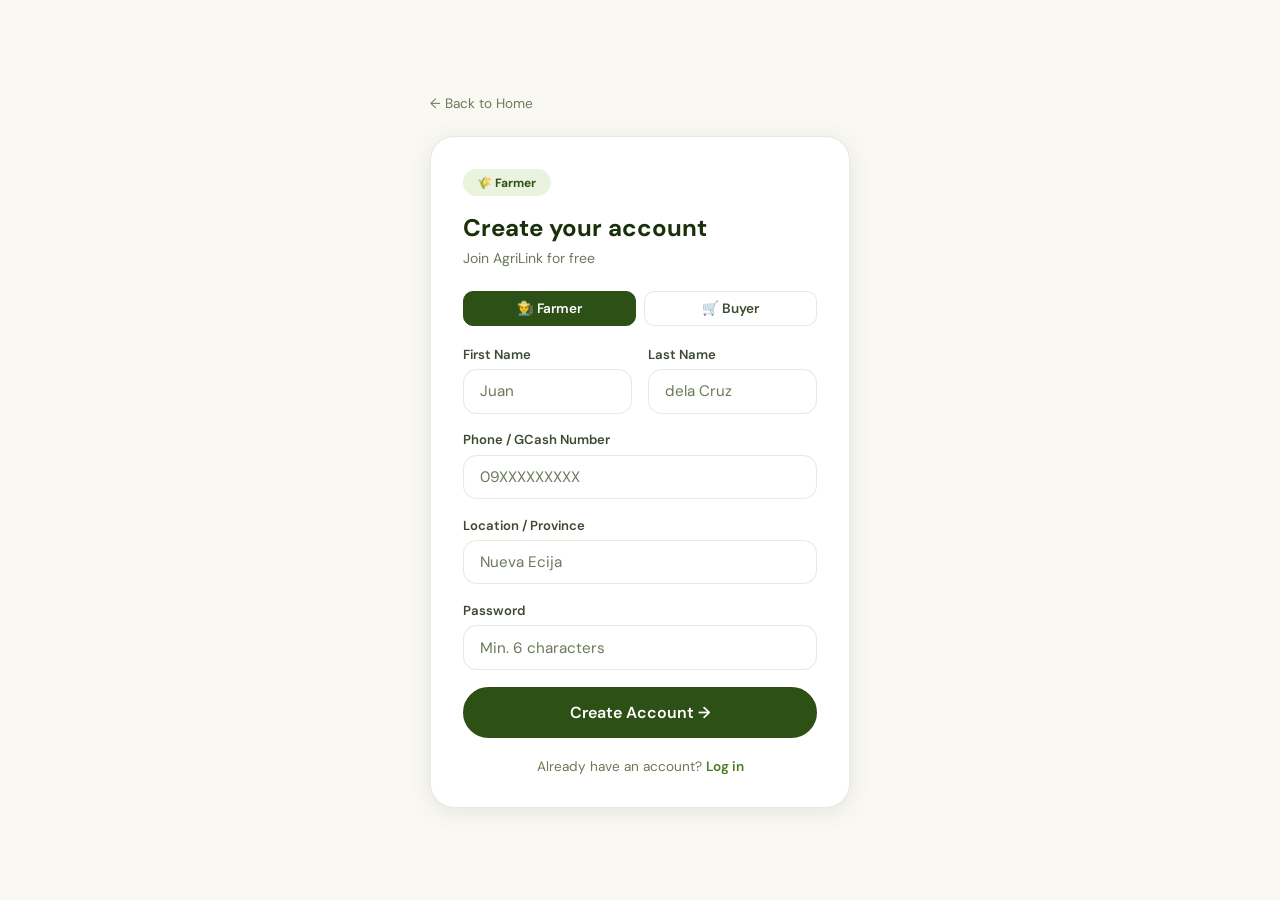
<file: buyer-orders.html>
<!DOCTYPE html>
<html lang="en">
<head>
<meta charset="UTF-8"><meta name="viewport" content="width=device-width, initial-scale=1.0">
<title>AgriLink – My Orders</title>
<link rel="stylesheet" href="css/style.css">
</head>
<body>
<script src="js/db.js"></script>
<div class="toast" id="toast"></div>
<div class="overlay" id="overlay-gcash"><div class="modal" id="modal-gcash"></div></div>
<div class="overlay" id="overlay-track"><div class="modal" id="modal-track"></div></div>

<script>
const u=requireAuth('buyer');
if(u){
  renderTopbar();
  const orders=DB.orders().filter(o=>o.buyer_id===u.id).reverse();
  document.body.insertAdjacentHTML('beforeend',`
  <div class="dash-layout">
    ${renderSidebar('orders')}
    <div class="dash-content">
      <div class="page-title">My Orders</div>
      <div class="page-sub">Track your purchases and GCash payments (${orders.length} orders)</div>
      ${orders.length===0
        ?`<div class="card"><div class="empty"><div class="empty-ico">📦</div><h3>No orders yet</h3><p>Win a bid to place an order. Go to My Bids to see if you've won!</p><br><a href="buyer-bids.html" class="btn btn-green">View My Bids</a></div></div>`
        :`<div style="display:flex;flex-direction:column;gap:1rem;">
          ${orders.map(o=>{
            const prod=DB.products().find(p=>p.id===o.product_id)||{};
            const sc={pending:'badge-amber',paid:'badge-blue',confirmed:'badge-green'}[o.gcash_status]||'badge-gray';
            const sl={pending:'⏳ Payment Pending',paid:'💙 Paid – In Transit',confirmed:'✅ Delivered'}[o.gcash_status]||o.gcash_status;
            return`<div class="card flex fac fjb gap2" style="flex-wrap:wrap;">
              <div class="flex fac gap1">
                <div class="thumb-sm">${prod.photo?`<img src="${prod.photo}">`:(prod.emoji||'📦')}</div>
                <div>
                  <div class="bold">${prod.name||'Product'}</div>
                  <div class="text-muted">Farmer: ${o.farmer_name}</div>
                  <div class="text-muted">${fmtDate(o.created_at)} · Ref: ${o.gcash_ref}</div>
                </div>
              </div>
              <div class="text-center">
                <div class="bold" style="font-size:1.15rem;color:var(--g800)">${fmtMoney(o.amount)}</div>
              </div>
              <div class="flex fac gap1" style="flex-wrap:wrap;">
                <span class="badge ${sc}">${sl}</span>
                ${o.gcash_status==='pending'?`<button class="btn btn-amber btn-sm" onclick="openGCash('${o.id}')">💙 Pay GCash</button>`:''}
                <button class="btn btn-outline btn-sm" onclick="openTracking('${o.id}')">📍 Track</button>
              </div>
            </div>`;
          }).join('')}
        </div>`}
    </div>
  </div>`);
}
</script>
</body>
</html>
</file>
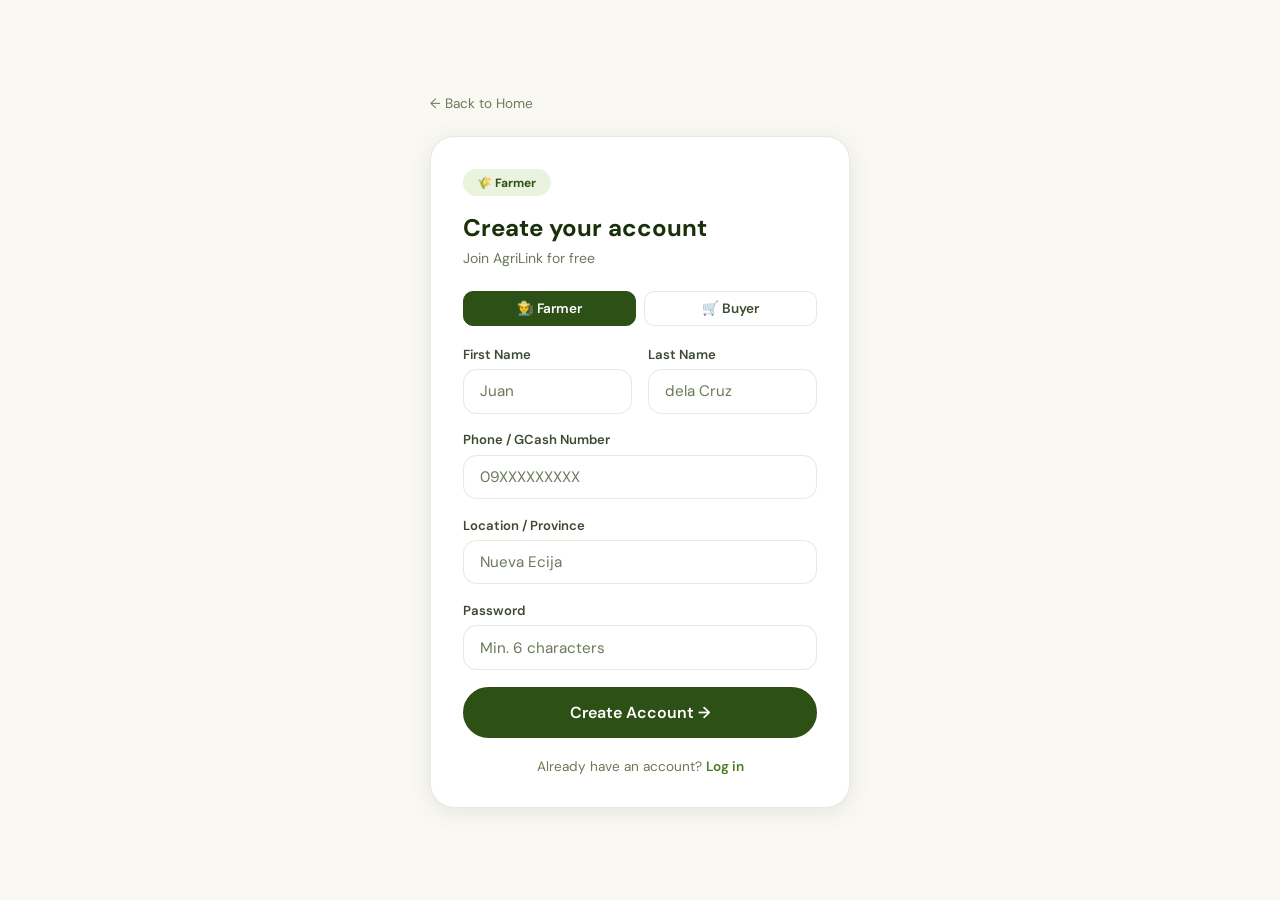
<file: farmer-dashboard.html>
<!DOCTYPE html>
<html lang="en">
<head>
<meta charset="UTF-8"><meta name="viewport" content="width=device-width, initial-scale=1.0">
<title>AgriLink – Dashboard</title>
<link rel="stylesheet" href="css/style.css">
</head>
<body>
<script src="js/db.js"></script>
<div class="toast" id="toast"></div>

<!-- Modals -->
<div class="overlay" id="overlay-bid"><div class="modal" id="modal-bid"></div></div>
<div class="overlay" id="overlay-gcash"><div class="modal" id="modal-gcash"></div></div>
<div class="overlay" id="overlay-track"><div class="modal" id="modal-track"></div></div>

<script>
const u=requireAuth('farmer');
if(u){
  renderTopbar();
  document.body.insertAdjacentHTML('beforeend',`
  <div class="dash-layout">
    ${renderSidebar('dashboard')}
    <div class="dash-content">
      <div class="page-title">Overview</div>
      <div class="page-sub">Good day, ${u.name.split(' ')[0]}! Here's your harvest summary.</div>
      ${renderStats()}
      ${renderRecentBids()}
      ${renderActiveListings()}
    </div>
  </div>`);
}

function renderStats(){
  const myProds=DB.products().filter(p=>p.farmer_id===u.id);
  const myBids=DB.bids().filter(b=>myProds.some(p=>p.id===b.product_id));
  const myOrders=DB.orders().filter(o=>o.farmer_id===u.id);
  const earned=myOrders.filter(o=>o.gcash_status==='paid'||o.gcash_status==='confirmed').reduce((s,o)=>s+o.amount,0);
  return `<div class="stats-row">
    <div class="stat-card"><div class="stat-label">Active Listings</div><div class="stat-val">${myProds.filter(p=>p.status==='active').length}</div></div>
    <div class="stat-card"><div class="stat-label">Total Bids Received</div><div class="stat-val">${myBids.length}</div></div>
    <div class="stat-card"><div class="stat-label">Orders</div><div class="stat-val">${myOrders.length}</div></div>
    <div class="stat-card"><div class="stat-label">Total Earned</div><div class="stat-val" style="font-size:1.1rem;color:var(--g700)">${fmtMoney(earned)}</div></div>
  </div>`;
}

function renderRecentBids(){
  const myProds=DB.products().filter(p=>p.farmer_id===u.id);
  const myBids=DB.bids().filter(b=>myProds.some(p=>p.id===b.product_id)).sort((a,b)=>b.created_at-a.created_at).slice(0,5);
  return `<div class="sec-header"><div class="sec-title">Recent Bids</div><a href="farmer-listings.html" class="btn btn-outline btn-sm">View Listings</a></div>
    ${myBids.length===0?`<div class="card"><div class="empty"><div class="empty-ico">📭</div><h3>No bids yet</h3><p>List a harvest to start receiving bids.</p></div></div>`:''}
    ${myBids.map(b=>{const prod=myProds.find(p=>p.id===b.product_id);
      return prod?`<div class="bid-item flex fac fjb"><div><div class="bid-buyer">${b.buyer_name}</div><div class="bid-time">on ${prod.name} · ${timeAgo(b.created_at)}</div></div><div class="bid-amount">${fmtMoney(b.amount)}</div></div>`:'';
    }).join('')}`;
}

function renderActiveListings(){
  const prods=DB.products().filter(p=>p.farmer_id===u.id&&p.status==='active');
  return `<div class="sec-header mt2"><div class="sec-title">Active Listings</div><a href="farmer-sell.html" class="btn btn-green btn-sm">+ New Listing</a></div>
    ${prods.length===0?`<div class="empty"><div class="empty-ico">🌱</div><h3>No active listings</h3><p>Start selling your harvest!</p></div>`:''}
    <div class="prod-grid">${prods.map(p=>{
      const tb=getTopBid(p.id);
      return `<div class="prod-card" onclick="openBids('${p.id}')">
        <div class="prod-thumb">${p.photo?`<img src="${p.photo}">`:`<span>${p.emoji||'📦'}</span>`}</div>
        <div class="prod-body">
          <div class="flex fac fjb mb1"><span class="badge badge-green">🟢 Active</span><span class="badge badge-amber">⚡ ${getBidCount(p.id)} bids</span></div>
          <div class="prod-name">${p.name}</div><div class="prod-loc">📍 ${p.location}</div>
          <div class="prod-footer"><div><div class="prod-price">${tb?fmtMoney(tb.amount):fmtMoney(p.starting_price)}</div><div class="prod-qty">${p.quantity} ${p.unit}${tb?' · top bid':' · starting'}</div></div>
          <button class="btn btn-green btn-sm">View Bids</button></div>
        </div></div>`;
    }).join('')}</div>`;
}

function openBids(pid){
  const prod=DB.products().find(p=>p.id===pid);
  const bids=DB.bids().filter(b=>b.product_id===pid).sort((a,b)=>b.amount-a.amount);
  document.getElementById('modal-bid').innerHTML=`
    <div class="modal-head"><h2>Bids on ${prod.name}</h2><button class="modal-close" onclick="closeModal('overlay-bid')">✕</button></div>
    <div class="modal-body">
      <div class="card card-sm mb1 flex fac gap1">
        <div class="thumb-sm">${prod.photo?`<img src="${prod.photo}">`:(prod.emoji||'📦')}</div>
        <div><div class="bold">${prod.name}</div><div class="text-muted">${prod.quantity} ${prod.unit} · ${prod.location}</div><div class="bold" style="color:var(--g700)">Starting: ${fmtMoney(prod.starting_price)}</div></div>
      </div>
      ${bids.length===0?`<div class="empty"><div class="empty-ico">📭</div><h3>No bids yet</h3></div>`:''}
      ${bids.map((b,i)=>`<div class="bid-item ${i===0?'top':''} flex fac fjb">
        <div><div class="bid-buyer">${i===0?'🥇 ':''}${b.buyer_name}</div><div class="bid-time">${timeAgo(b.created_at)}</div></div>
        <div class="flex fac gap1"><div class="bid-amount">${fmtMoney(b.amount)}</div>
        ${i===0&&prod.status==='active'?`<button class="btn btn-green btn-sm" onclick="acceptBid('${b.id}','${pid}')">Accept</button>`:''}
        </div></div>`).join('')}
    </div>`;
  openModal('overlay-bid');
}

function acceptBid(bidId,pid){
  const bid=DB.bids().find(b=>b.id===bidId);
  const prod=DB.products().find(p=>p.id===pid);
  if(!bid||!prod)return;
  const order={id:uid(),product_id:pid,bid_id:bidId,farmer_id:u.id,buyer_id:bid.buyer_id,buyer_name:bid.buyer_name,farmer_name:u.name,amount:bid.amount,gcash_status:'pending',track_status:'confirmed',created_at:Date.now(),gcash_ref:'GC'+uid().toUpperCase().slice(0,8)};
  DB.addOrder(order);DB.updateProduct(pid,{status:'sold'});
  closeModal('overlay-bid');
  toast('Bid accepted! Waiting for GCash payment. 🎉');
  setTimeout(()=>location.reload(),800);
}
</script>
</body>
</html>
</file>
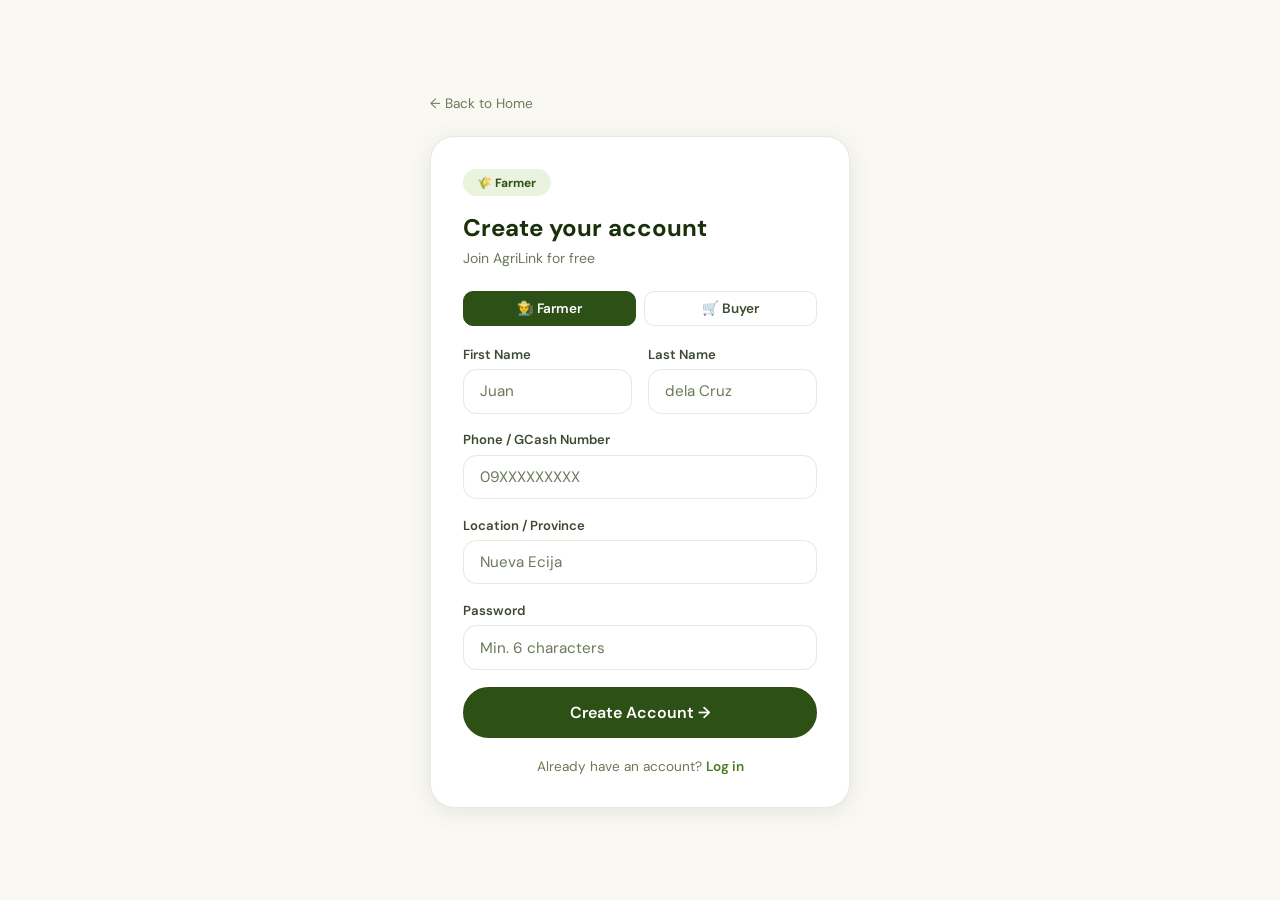
<file: farmer-listings.html>
<!DOCTYPE html>
<html lang="en">
<head>
<meta charset="UTF-8"><meta name="viewport" content="width=device-width, initial-scale=1.0">
<title>AgriLink – My Listings</title>
<link rel="stylesheet" href="css/style.css">
</head>
<body>
<script src="js/db.js"></script>
<div class="toast" id="toast"></div>
<div class="overlay" id="overlay-bid"><div class="modal" id="modal-bid"></div></div>

<script>
const u=requireAuth('farmer');
if(u){
  renderTopbar();
  const prods=DB.products().filter(p=>p.farmer_id===u.id).reverse();
  document.body.insertAdjacentHTML('beforeend',`
  <div class="dash-layout">
    ${renderSidebar('listings')}
    <div class="dash-content">
      <div class="sec-header">
        <div><div class="page-title">My Listings</div><div class="page-sub">All your harvest listings (${prods.length} total)</div></div>
        <a href="farmer-sell.html" class="btn btn-green">+ New Listing</a>
      </div>
      ${prods.length===0
        ?`<div class="card"><div class="empty"><div class="empty-ico">📦</div><h3>No listings yet</h3><p>Create your first listing to start receiving bids.</p></div></div>`
        :`<div class="card card-sm" style="overflow-x:auto;">
          <table class="list-table"><thead><tr>
            <th>Product</th><th>Location</th><th>Qty</th><th>Starting Price</th><th>Top Bid</th><th>Bids</th><th>Status</th><th></th>
          </tr></thead><tbody>
          ${prods.map(p=>{const tb=getTopBid(p.id);return`<tr>
            <td><div class="flex fac gap1"><div class="thumb-sm">${p.photo?`<img src="${p.photo}">`:(p.emoji||'📦')}</div><span class="bold">${p.name}</span></div></td>
            <td>${p.location}</td><td>${p.quantity} ${p.unit}</td>
            <td>${fmtMoney(p.starting_price)}</td>
            <td>${tb?`<span class="bold" style="color:var(--g700)">${fmtMoney(tb.amount)}</span>`:'—'}</td>
            <td><span class="badge badge-amber">${getBidCount(p.id)}</span></td>
            <td><span class="badge ${p.status==='active'?'badge-green':'badge-gray'}">${p.status}</span></td>
            <td><button class="btn btn-outline btn-sm" onclick="openBids('${p.id}')">View Bids</button></td>
          </tr>`;}).join('')}
          </tbody></table></div>`}
    </div>
  </div>`);
}

function openBids(pid){
  const prod=DB.products().find(p=>p.id===pid);
  const bids=DB.bids().filter(b=>b.product_id===pid).sort((a,b)=>b.amount-a.amount);
  document.getElementById('modal-bid').innerHTML=`
    <div class="modal-head"><h2>Bids on ${prod.name}</h2><button class="modal-close" onclick="closeModal('overlay-bid')">✕</button></div>
    <div class="modal-body">
      <div class="card card-sm mb1 flex fac gap1">
        <div class="thumb-sm">${prod.photo?`<img src="${prod.photo}">`:(prod.emoji||'📦')}</div>
        <div><div class="bold">${prod.name}</div><div class="text-muted">${prod.quantity} ${prod.unit} · ${prod.location}</div><div class="bold" style="color:var(--g700)">Starting: ${fmtMoney(prod.starting_price)}</div></div>
      </div>
      ${bids.length===0?`<div class="empty"><div class="empty-ico">📭</div><h3>No bids yet</h3></div>`:''}
      ${bids.map((b,i)=>`<div class="bid-item ${i===0?'top':''} flex fac fjb">
        <div><div class="bid-buyer">${i===0?'🥇 ':''}${b.buyer_name}</div><div class="bid-time">${timeAgo(b.created_at)}</div></div>
        <div class="flex fac gap1"><div class="bid-amount">${fmtMoney(b.amount)}</div>
        ${i===0&&prod.status==='active'?`<button class="btn btn-green btn-sm" onclick="acceptBid('${b.id}','${pid}')">Accept</button>`:''}
        </div></div>`).join('')}
    </div>`;
  openModal('overlay-bid');
}

function acceptBid(bidId,pid){
  const bid=DB.bids().find(b=>b.id===bidId);
  const prod=DB.products().find(p=>p.id===pid);
  const order={id:uid(),product_id:pid,bid_id:bidId,farmer_id:u.id,buyer_id:bid.buyer_id,buyer_name:bid.buyer_name,farmer_name:u.name,amount:bid.amount,gcash_status:'pending',track_status:'confirmed',created_at:Date.now(),gcash_ref:'GC'+uid().toUpperCase().slice(0,8)};
  DB.addOrder(order);DB.updateProduct(pid,{status:'sold'});
  closeModal('overlay-bid');toast('Bid accepted! 🎉');
  setTimeout(()=>location.reload(),800);
}
</script>
</body>
</html>
</file>
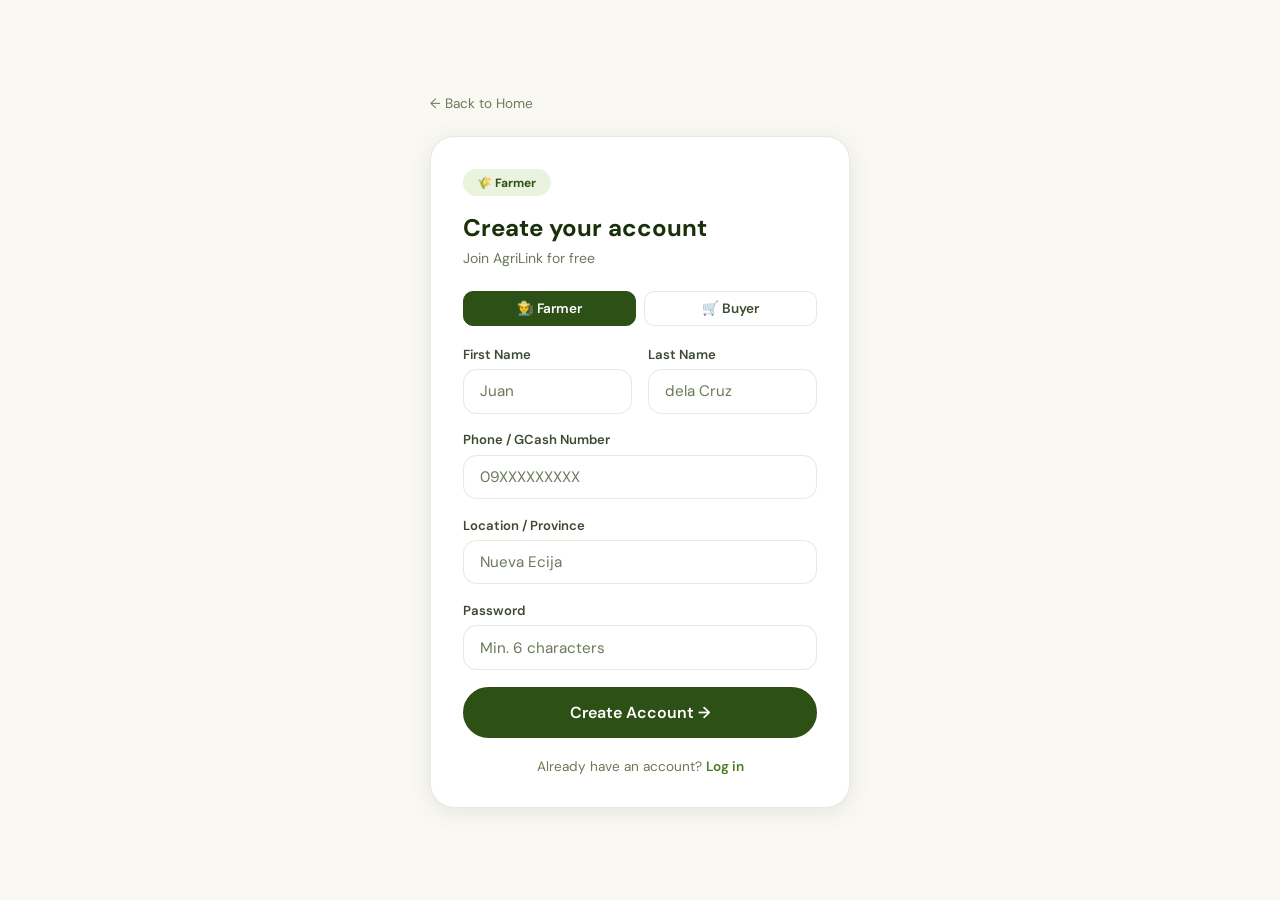
<file: farmer-orders.html>
<!DOCTYPE html>
<html lang="en">
<head>
<meta charset="UTF-8"><meta name="viewport" content="width=device-width, initial-scale=1.0">
<title>AgriLink – Orders</title>
<link rel="stylesheet" href="css/style.css">
</head>
<body>
<script src="js/db.js"></script>
<div class="toast" id="toast"></div>
<div class="overlay" id="overlay-gcash"><div class="modal" id="modal-gcash"></div></div>
<div class="overlay" id="overlay-track"><div class="modal" id="modal-track"></div></div>

<script>
const u=requireAuth('farmer');
if(u){
  renderTopbar();
  const orders=DB.orders().filter(o=>o.farmer_id===u.id).reverse();
  document.body.insertAdjacentHTML('beforeend',`
  <div class="dash-layout">
    ${renderSidebar('orders')}
    <div class="dash-content">
      <div class="page-title">My Orders</div>
      <div class="page-sub">Track accepted bids and GCash payments (${orders.length} orders)</div>
      ${orders.length===0
        ?`<div class="card"><div class="empty"><div class="empty-ico">✅</div><h3>No orders yet</h3><p>Accept a bid from your listings to create an order.</p></div></div>`
        :`<div style="display:flex;flex-direction:column;gap:1rem;">
          ${orders.map(o=>{
            const prod=DB.products().find(p=>p.id===o.product_id)||{};
            const sc={pending:'badge-amber',paid:'badge-blue',confirmed:'badge-green'}[o.gcash_status]||'badge-gray';
            const sl={pending:'⏳ Awaiting GCash',paid:'💙 Payment Received',confirmed:'✅ Delivered'}[o.gcash_status]||o.gcash_status;
            return`<div class="card flex fac fjb gap2" style="flex-wrap:wrap;">
              <div class="flex fac gap1">
                <div class="thumb-sm">${prod.photo?`<img src="${prod.photo}">`:(prod.emoji||'📦')}</div>
                <div><div class="bold">${prod.name||'Product'}</div><div class="text-muted">Buyer: ${o.buyer_name}</div><div class="text-muted">${fmtDate(o.created_at)}</div></div>
              </div>
              <div><div class="bold" style="font-size:1.2rem;color:var(--g800)">${fmtMoney(o.amount)}</div><div class="text-muted">Ref: ${o.gcash_ref}</div></div>
              <div class="flex fac gap1 flex-wrap">
                <span class="badge ${sc}">${sl}</span>
                <button class="btn btn-outline btn-sm" onclick="openTracking('${o.id}')">📍 Track</button>
              </div>
            </div>`;
          }).join('')}
        </div>`}
    </div>
  </div>`);
}
</script>
</body>
</html>
</file>
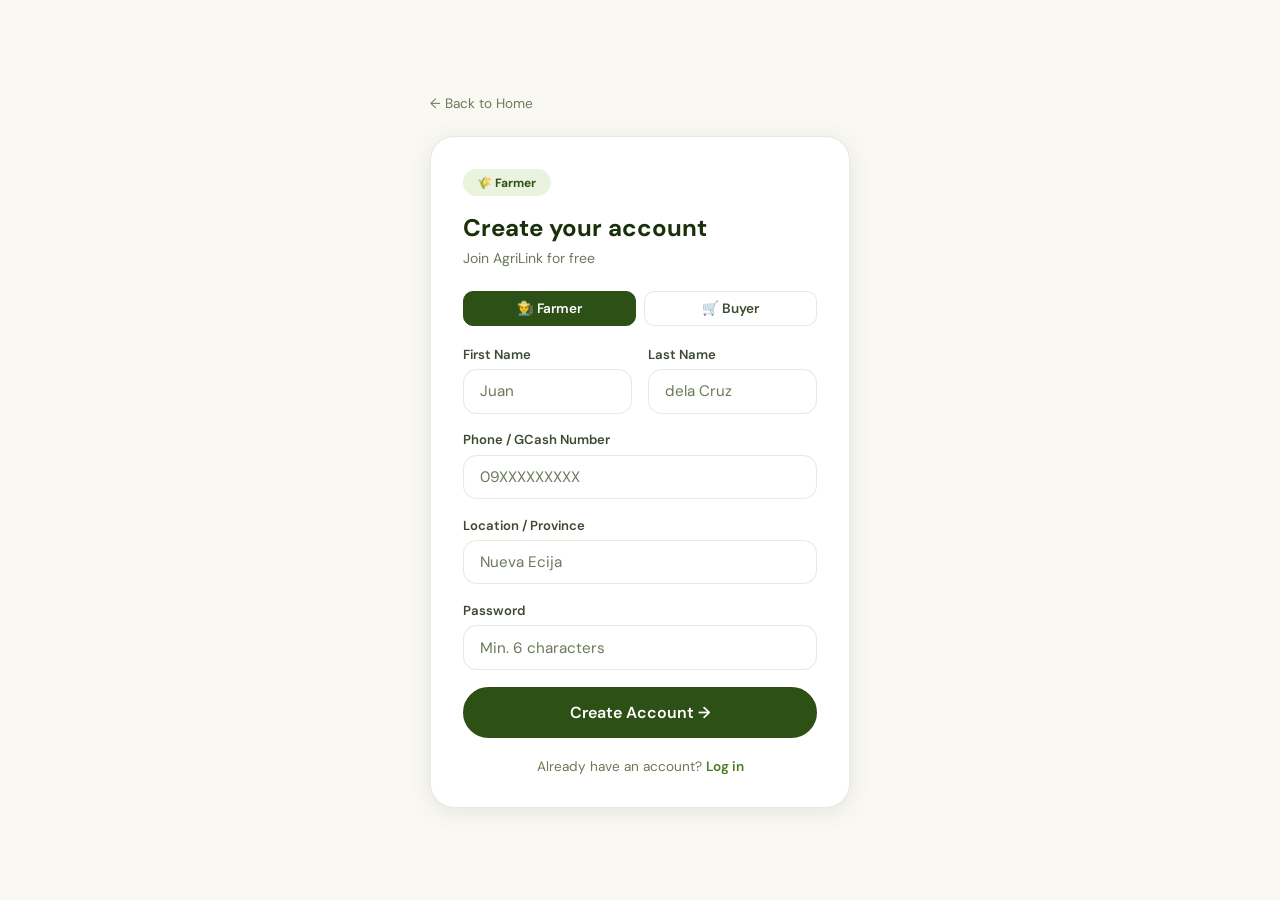
<file: farmer-sell.html>
<!DOCTYPE html>
<html lang="en">
<head>
<meta charset="UTF-8"><meta name="viewport" content="width=device-width, initial-scale=1.0">
<title>AgriLink – Sell Harvest</title>
<link rel="stylesheet" href="css/style.css">
</head>
<body>
<script src="js/db.js"></script>
<div class="toast" id="toast"></div>

<script>
const u=requireAuth('farmer');
if(u){
  renderTopbar();
  document.body.insertAdjacentHTML('beforeend',`
  <div class="dash-layout">
    ${renderSidebar('sell')}
    <div class="dash-content">
      <div class="page-title">Sell Your Harvest</div>
      <div class="page-sub">Fill in the details to create a new listing. Buyers can start bidding immediately.</div>
      <div class="card" style="max-width:580px;">
        <div class="form-row">
          <div class="form-group"><label class="form-label">Product Name *</label><input id="s-name" class="form-input" placeholder="e.g. Jasmine Rice"></div>
          <div class="form-group"><label class="form-label">Category *</label>
            <select id="s-cat" class="form-input"><option value="rice">🌾 Rice</option><option value="vegetable">🥬 Vegetable</option><option value="fruit">🍑 Fruit</option><option value="other">📦 Other</option></select>
          </div>
        </div>
        <div class="form-row">
          <div class="form-group"><label class="form-label">Quantity *</label><input id="s-qty" class="form-input" type="number" min="1" placeholder="100"></div>
          <div class="form-group"><label class="form-label">Unit *</label>
            <select id="s-unit" class="form-input"><option>sacks</option><option>kg</option><option>pcs</option><option>bundles</option><option>boxes</option><option>crates</option></select>
          </div>
        </div>
        <div class="form-row">
          <div class="form-group"><label class="form-label">Starting Price (₱) *</label><input id="s-price" class="form-input" type="number" min="1" placeholder="1350"></div>
          <div class="form-group"><label class="form-label">Location *</label><input id="s-loc" class="form-input" placeholder="Nueva Ecija" value="${u.location||''}"></div>
        </div>
        <div class="form-group"><label class="form-label">Description</label><textarea id="s-desc" class="form-input" placeholder="Grade, quality, harvest date, etc."></textarea></div>
        <div class="form-group">
          <label class="form-label">Product Photo</label>
          <div class="photo-upload" id="upload-area">
            <input type="file" accept="image/*" onchange="handlePhoto(event)">
            <div id="upload-placeholder"><div style="font-size:1.8rem;margin-bottom:.35rem;">📷</div><div style="font-size:.85rem;color:var(--textd)">Click to upload a photo</div></div>
            <img id="photo-preview" class="photo-preview hidden" alt="preview">
          </div>
        </div>
        <div style="background:var(--g50);border-radius:12px;padding:1rem;font-size:.85rem;color:var(--g700);margin-bottom:1.25rem;">
          💡 <strong>Tip:</strong> Set a competitive starting price. Buyers will bid above it — so start a bit lower to attract more bids.
        </div>
        <div class="flex gap1">
          <button class="btn btn-green btn-lg" style="flex:1" onclick="submitListing()">🌾 Start Bidding</button>
          <a href="farmer-listings.html" class="btn btn-ghost btn-lg">Cancel</a>
        </div>
      </div>
    </div>
  </div>`);
}

let uploadedPhoto=null;
const catEmoji={rice:'🌾',vegetable:'🥬',fruit:'🍑',other:'📦'};

function handlePhoto(e){
  const f=e.target.files[0];if(!f)return;
  const r=new FileReader();
  r.onload=ev=>{
    uploadedPhoto=ev.target.result;
    document.getElementById('photo-preview').src=uploadedPhoto;
    document.getElementById('photo-preview').classList.remove('hidden');
    document.getElementById('upload-placeholder').style.display='none';
  };
  r.readAsDataURL(f);
}

function submitListing(){
  const name=document.getElementById('s-name').value.trim();
  const cat=document.getElementById('s-cat').value;
  const qty=document.getElementById('s-qty').value;
  const unit=document.getElementById('s-unit').value;
  const price=document.getElementById('s-price').value;
  const loc=document.getElementById('s-loc').value.trim();
  const desc=document.getElementById('s-desc').value.trim();
  if(!name||!qty||!price||!loc){toast('Please fill in all required fields (*)',true);return;}
  if(Number(qty)<=0||Number(price)<=0){toast('Quantity and price must be greater than 0.',true);return;}
  const prod={id:uid(),farmer_id:u.id,farmer_name:u.name,name,category:cat,quantity:Number(qty),unit,starting_price:Number(price),location:loc,description:desc,photo:uploadedPhoto,emoji:catEmoji[cat]||'📦',status:'active',created_at:Date.now()};
  DB.addProduct(prod);
  toast('Listing created! Buyers can now bid. 🎉');
  setTimeout(()=>window.location.href='farmer-listings.html',800);
}
</script>
</body>
</html>
</file>
<file: css/style.css>
@import url('https://fonts.googleapis.com/css2?family=Playfair+Display:wght@700&family=DM+Sans:wght@300;400;500;600&display=swap');

:root {
  --g900:#1a300a;--g800:#2d5016;--g700:#3d6b1a;--g600:#4a7c20;--g400:#6ea832;--g100:#d4edb0;--g50:#eaf3de;
  --a700:#8a5209;--a600:#c97d12;--a400:#f5b942;--a100:#fde9b3;--a50:#fdf6e3;
  --text:#1a2410;--textm:#3d4a30;--textd:#6b7a58;
  --bg:#faf8f3;--white:#fff;--border:rgba(74,124,32,0.14);
  --radius:14px;--shadow:0 4px 24px rgba(45,80,22,0.10);
}
*{margin:0;padding:0;box-sizing:border-box;}
html,body{height:100%;font-family:'DM Sans',sans-serif;background:var(--bg);color:var(--text);overflow-x:hidden;}
button,input,select,textarea{font-family:'DM Sans',sans-serif;}
a{color:inherit;text-decoration:none;}

/* TOPBAR */
.topbar{position:fixed;top:0;left:0;right:0;z-index:100;height:58px;background:rgba(250,248,243,.96);backdrop-filter:blur(10px);border-bottom:1px solid var(--border);display:flex;align-items:center;justify-content:space-between;padding:0 5%;}
.logo{font-family:'Playfair Display',serif;font-size:1.35rem;font-weight:700;color:var(--g800);display:flex;align-items:center;gap:8px;}
.logo span{color:var(--a600);}
.logo-ico{background:var(--g800);color:#fff;width:30px;height:30px;border-radius:50%;display:flex;align-items:center;justify-content:center;font-size:14px;}
.topbar-right{display:flex;align-items:center;gap:.75rem;}
.user-chip{background:var(--g50);border:1px solid var(--border);color:var(--g800);padding:.3rem .85rem;border-radius:50px;font-size:.82rem;font-weight:600;}

/* LAYOUT */
.dash-layout{display:flex;min-height:calc(100vh - 58px);margin-top:58px;}
.sidebar{width:220px;background:var(--g900);padding:1.25rem 0;flex-shrink:0;position:sticky;top:58px;height:calc(100vh - 58px);overflow-y:auto;}
.sidebar-nav{list-style:none;}
.sidebar-nav li{margin:.2rem .75rem;}
.sidebar-nav li a{display:flex;align-items:center;gap:10px;padding:.65rem 1rem;border-radius:10px;font-size:.875rem;font-weight:500;color:rgba(255,255,255,.55);cursor:pointer;transition:all .15s;text-decoration:none;}
.sidebar-nav li a:hover{background:rgba(255,255,255,.1);color:#fff;}
.sidebar-nav li a.active{background:rgba(110,168,50,.25);color:var(--g100);}
.sidebar-icon{font-size:16px;width:20px;text-align:center;}
.sidebar-divider{border:none;border-top:1px solid rgba(255,255,255,.08);margin:.75rem 1.5rem;}
.dash-content{flex:1;padding:2rem 5%;overflow-x:hidden;max-width:1100px;}
.page-title{font-family:'Playfair Display',serif;font-size:1.6rem;font-weight:700;color:var(--g900);margin-bottom:.35rem;}
.page-sub{font-size:.875rem;color:var(--textd);margin-bottom:1.75rem;}

/* BUTTONS */
.btn{display:inline-flex;align-items:center;gap:6px;padding:.55rem 1.2rem;border-radius:50px;font-size:.875rem;font-weight:600;cursor:pointer;border:2px solid transparent;transition:all .18s;}
.btn-green{background:var(--g800);color:#fff;border-color:var(--g800);}
.btn-green:hover{background:var(--g600);}
.btn-amber{background:var(--a600);color:#fff;border-color:var(--a600);}
.btn-amber:hover{background:var(--a400);color:var(--text);}
.btn-outline{background:transparent;border-color:var(--g600);color:var(--g600);}
.btn-outline:hover{background:var(--g50);}
.btn-ghost{background:transparent;border-color:transparent;color:var(--textd);}
.btn-ghost:hover{background:var(--g50);color:var(--g800);}
.btn-sm{padding:.38rem .9rem;font-size:.8rem;}
.btn-lg{padding:.8rem 1.8rem;font-size:1rem;}
.btn-block{width:100%;justify-content:center;}

/* FORMS */
.form-group{margin-bottom:1.1rem;}
.form-label{display:block;font-size:.82rem;font-weight:600;color:var(--textm);margin-bottom:.4rem;}
.form-input{width:100%;padding:.7rem 1rem;border:1.5px solid var(--border);border-radius:var(--radius);font-size:.95rem;color:var(--text);background:var(--white);outline:none;transition:border-color .15s;}
.form-input:focus{border-color:var(--g600);}
.form-input::placeholder{color:var(--textd);}
select.form-input{cursor:pointer;}
textarea.form-input{resize:vertical;min-height:90px;}
.form-row{display:grid;grid-template-columns:1fr 1fr;gap:1rem;}
@media(max-width:560px){.form-row{grid-template-columns:1fr;}}

/* CARDS */
.card{background:var(--white);border:1px solid var(--border);border-radius:18px;padding:1.5rem;}
.card-sm{padding:1rem;}

/* BADGES */
.badge{display:inline-flex;align-items:center;gap:4px;padding:3px 10px;border-radius:50px;font-size:.72rem;font-weight:700;}
.badge-green{background:var(--g50);color:var(--g700);}
.badge-amber{background:var(--a50);color:var(--a700);}
.badge-blue{background:#e8f4fd;color:#1565c0;}
.badge-gray{background:#f0f0ee;color:#5a5a5a;}

/* STATS */
.stats-row{display:grid;grid-template-columns:repeat(auto-fit,minmax(160px,1fr));gap:1rem;margin-bottom:1.75rem;}
.stat-card{background:var(--white);border:1px solid var(--border);border-radius:14px;padding:1rem 1.25rem;}
.stat-label{font-size:.75rem;color:var(--textd);font-weight:600;text-transform:uppercase;letter-spacing:.05em;margin-bottom:.4rem;}
.stat-val{font-size:1.6rem;font-weight:700;color:var(--g900);font-family:'Playfair Display',serif;}
.stat-sub{font-size:.75rem;color:var(--textd);margin-top:.2rem;}

/* PRODUCT GRID */
.prod-grid{display:grid;grid-template-columns:repeat(auto-fill,minmax(250px,1fr));gap:1.25rem;}
.prod-card{background:var(--white);border:1px solid var(--border);border-radius:18px;overflow:hidden;transition:all .2s;cursor:pointer;}
.prod-card:hover{transform:translateY(-3px);box-shadow:var(--shadow);}
.prod-thumb{height:140px;background:var(--g50);display:flex;align-items:center;justify-content:center;font-size:3.5rem;position:relative;overflow:hidden;}
.prod-thumb img{width:100%;height:100%;object-fit:cover;}
.prod-body{padding:1rem;}
.prod-name{font-size:.975rem;font-weight:700;color:var(--text);margin-bottom:2px;}
.prod-loc{font-size:.75rem;color:var(--textd);margin-bottom:.65rem;}
.prod-footer{display:flex;justify-content:space-between;align-items:center;}
.prod-price{font-size:1.05rem;font-weight:700;color:var(--g800);}
.prod-qty{font-size:.75rem;color:var(--textd);}

/* TABLE */
.list-table{width:100%;border-collapse:collapse;}
.list-table th{font-size:.75rem;font-weight:700;color:var(--textd);text-transform:uppercase;letter-spacing:.05em;padding:.65rem 1rem;border-bottom:1.5px solid var(--border);text-align:left;}
.list-table td{padding:.85rem 1rem;border-bottom:1px solid var(--border);font-size:.875rem;vertical-align:middle;}
.list-table tr:last-child td{border-bottom:none;}
.list-table tr:hover td{background:var(--g50);}
.thumb-sm{width:40px;height:40px;border-radius:8px;background:var(--g50);display:flex;align-items:center;justify-content:center;font-size:1.4rem;overflow:hidden;flex-shrink:0;}
.thumb-sm img{width:100%;height:100%;object-fit:cover;}

/* BID */
.bid-item{display:flex;align-items:center;justify-content:space-between;padding:.75rem 1rem;border-radius:10px;background:var(--bg);margin-bottom:.5rem;}
.bid-item.top{background:var(--g50);border:1px solid var(--g100);}
.bid-buyer{font-weight:600;font-size:.875rem;}
.bid-amount{font-weight:700;font-size:.975rem;}
.bid-time{font-size:.75rem;color:var(--textd);}

/* FILTERS */
.filter-bar{display:flex;gap:.5rem;flex-wrap:wrap;margin-bottom:1.25rem;}
.ftab{padding:.35rem .9rem;border-radius:50px;font-size:.82rem;font-weight:500;border:1px solid var(--border);background:var(--white);cursor:pointer;transition:all .15s;color:var(--textm);}
.ftab.active,.ftab:hover{background:var(--g800);color:#fff;border-color:var(--g800);}

/* PHOTO UPLOAD */
.photo-upload{border:2px dashed var(--border);border-radius:var(--radius);padding:2rem;text-align:center;cursor:pointer;transition:all .2s;position:relative;}
.photo-upload:hover{border-color:var(--g600);background:var(--g50);}
.photo-upload input{position:absolute;inset:0;opacity:0;cursor:pointer;}
.photo-preview{max-height:140px;border-radius:10px;margin-top:.75rem;object-fit:cover;width:100%;}

/* MODAL */
.overlay{display:none;position:fixed;inset:0;z-index:300;background:rgba(0,0,0,.45);align-items:center;justify-content:center;padding:1rem;}
.overlay.open{display:flex;}
.modal{background:var(--white);border-radius:22px;width:100%;max-width:480px;max-height:92vh;overflow-y:auto;animation:slideUp .22s ease;}
@keyframes slideUp{from{transform:translateY(18px);opacity:0;}to{transform:translateY(0);opacity:1;}}
.modal-head{display:flex;justify-content:space-between;align-items:center;padding:1.25rem 1.5rem;border-bottom:1px solid var(--border);}
.modal-head h2{font-size:1.05rem;font-weight:700;color:var(--g900);}
.modal-close{width:30px;height:30px;border-radius:50%;background:var(--g50);border:none;cursor:pointer;font-size:.9rem;display:flex;align-items:center;justify-content:center;}
.modal-body{padding:1.25rem 1.5rem;}
.modal-foot{padding:1rem 1.5rem;border-top:1px solid var(--border);display:flex;gap:.75rem;justify-content:flex-end;}

/* GCASH */
.gcash-box{background:linear-gradient(135deg,#007bff,#0d47a1);border-radius:16px;padding:1.5rem;text-align:center;color:#fff;margin-bottom:1.25rem;}
.gcash-logo{font-size:1.6rem;font-weight:700;letter-spacing:-1px;margin-bottom:.5rem;}
.gcash-amount{font-size:2rem;font-weight:700;margin:.5rem 0;}
.gcash-ref{font-size:.78rem;opacity:.75;margin-bottom:.5rem;}
.gcash-num{font-size:.95rem;font-weight:600;opacity:.9;}
.gcash-qr{width:100px;height:100px;background:rgba(255,255,255,.15);border-radius:12px;margin:1rem auto;display:flex;align-items:center;justify-content:center;font-size:.7rem;color:rgba(255,255,255,.6);}

/* TRACKING */
.track-steps{position:relative;padding-left:2rem;}
.track-steps::before{content:'';position:absolute;left:10px;top:6px;bottom:6px;width:2px;background:var(--border);}
.track-step{position:relative;margin-bottom:1.1rem;}
.track-step::before{content:'';position:absolute;left:-1.55rem;top:4px;width:12px;height:12px;border-radius:50%;background:var(--border);border:2px solid var(--white);z-index:1;}
.track-step.done::before{background:var(--g400);}
.track-step.current::before{background:var(--g600);box-shadow:0 0 0 3px var(--g50);}
.track-label{font-size:.875rem;font-weight:600;color:var(--textm);}
.track-step.done .track-label,.track-step.current .track-label{color:var(--g900);}
.track-time{font-size:.75rem;color:var(--textd);}

/* EMPTY */
.empty{text-align:center;padding:3rem 1rem;color:var(--textd);}
.empty-ico{font-size:3rem;margin-bottom:.75rem;}
.empty h3{font-size:1rem;font-weight:600;color:var(--textm);margin-bottom:.35rem;}

/* SEARCH */
.search-wrap{position:relative;margin-bottom:1.25rem;}
.search-wrap input{padding-left:2.5rem;}
.search-ico{position:absolute;left:.9rem;top:50%;transform:translateY(-50%);font-size:1rem;color:var(--textd);}

/* TOAST */
.toast{position:fixed;bottom:1.5rem;right:1.5rem;z-index:999;background:var(--g800);color:#fff;padding:.75rem 1.25rem;border-radius:12px;font-size:.875rem;font-weight:600;box-shadow:0 4px 20px rgba(0,0,0,.25);transform:translateY(80px);opacity:0;transition:all .3s;}
.toast.show{transform:translateY(0);opacity:1;}
.toast.toast-err{background:#c0392b;}

/* SEC HEADER */
.sec-header{display:flex;align-items:center;justify-content:space-between;margin-bottom:1rem;flex-wrap:wrap;gap:.75rem;}
.sec-title{font-size:1rem;font-weight:700;color:var(--g900);}

/* UTILS */
.flex{display:flex;}.fac{align-items:center;}.fjb{justify-content:space-between;}
.gap1{gap:.75rem;}.gap2{gap:1rem;}
.mt1{margin-top:.75rem;}.mt2{margin-top:1.25rem;}.mb1{margin-bottom:.75rem;}
.text-center{text-align:center;}.text-muted{color:var(--textd);font-size:.85rem;}
.divider{border:none;border-top:1px solid var(--border);margin:1.25rem 0;}
.bold{font-weight:700;}.hidden{display:none!important;}

@media(max-width:700px){.sidebar{display:none;}.dash-content{padding:1.25rem 4%;}}
</file>
